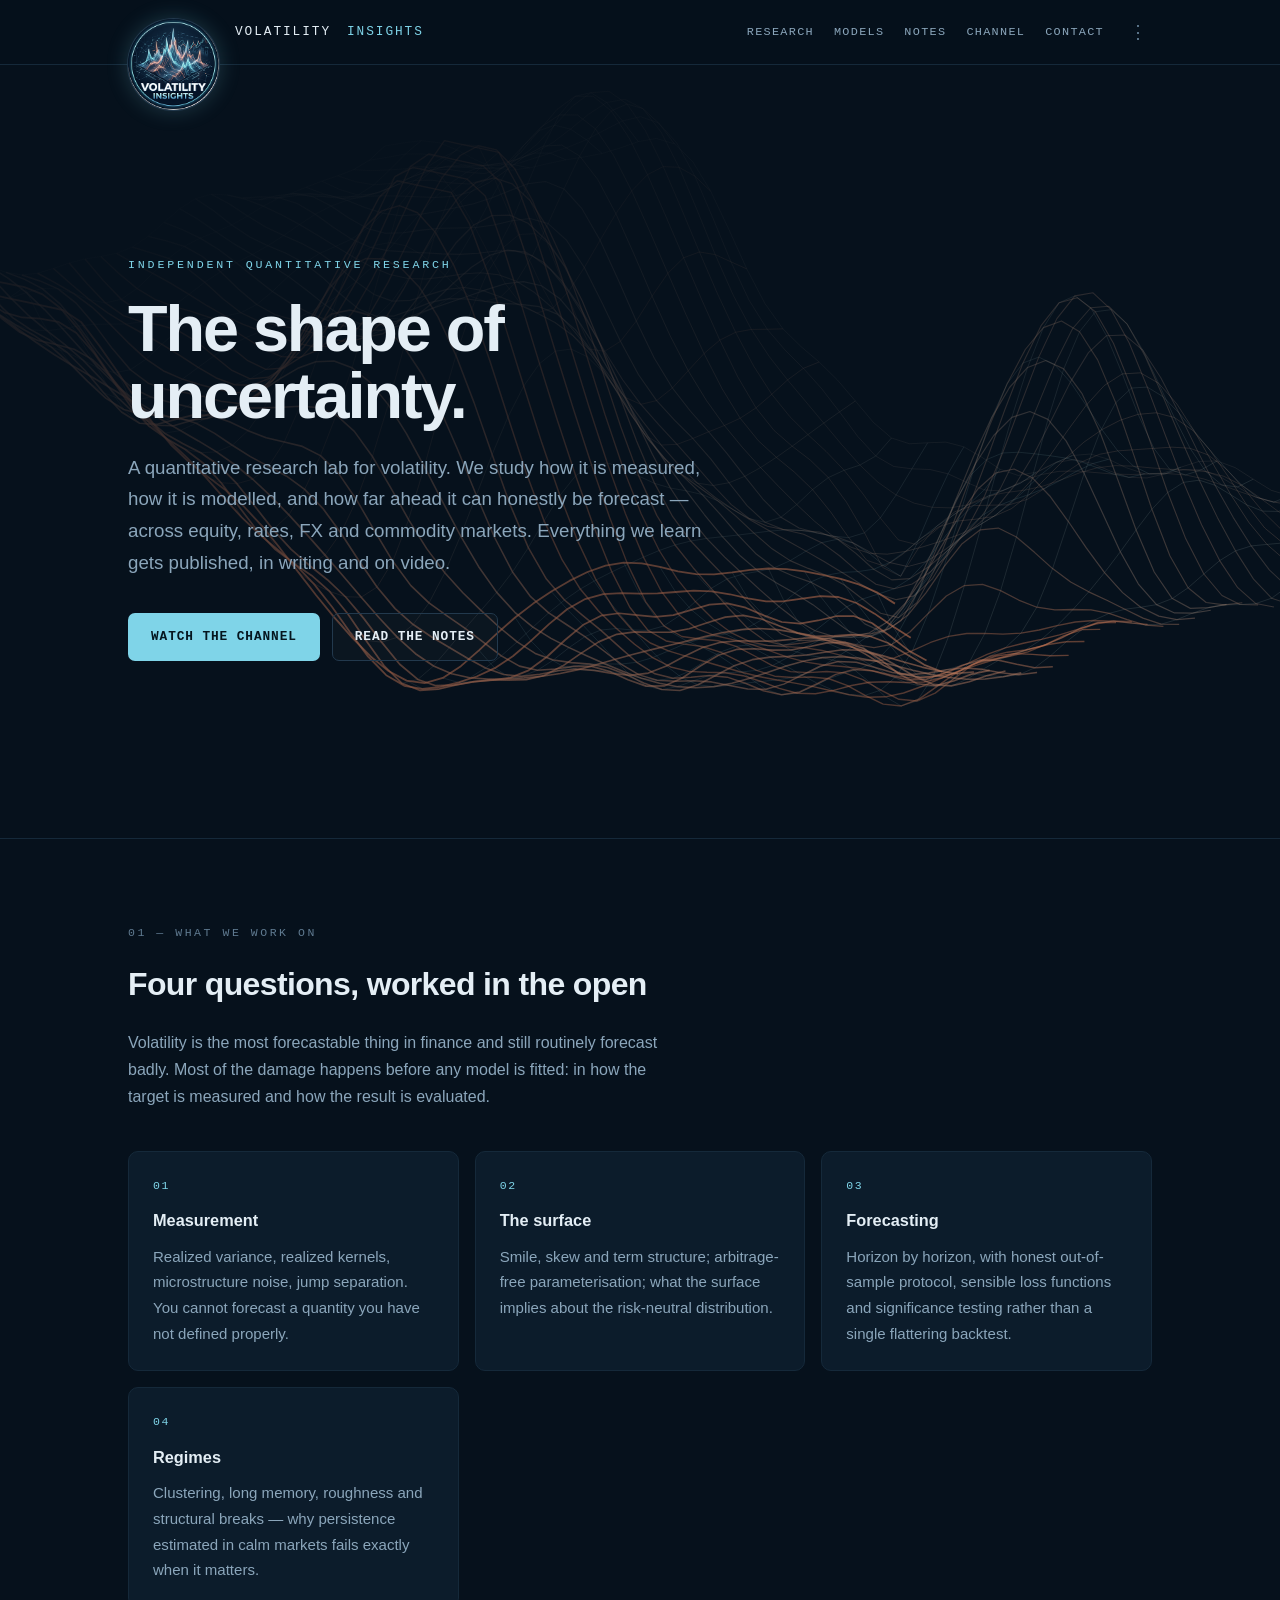
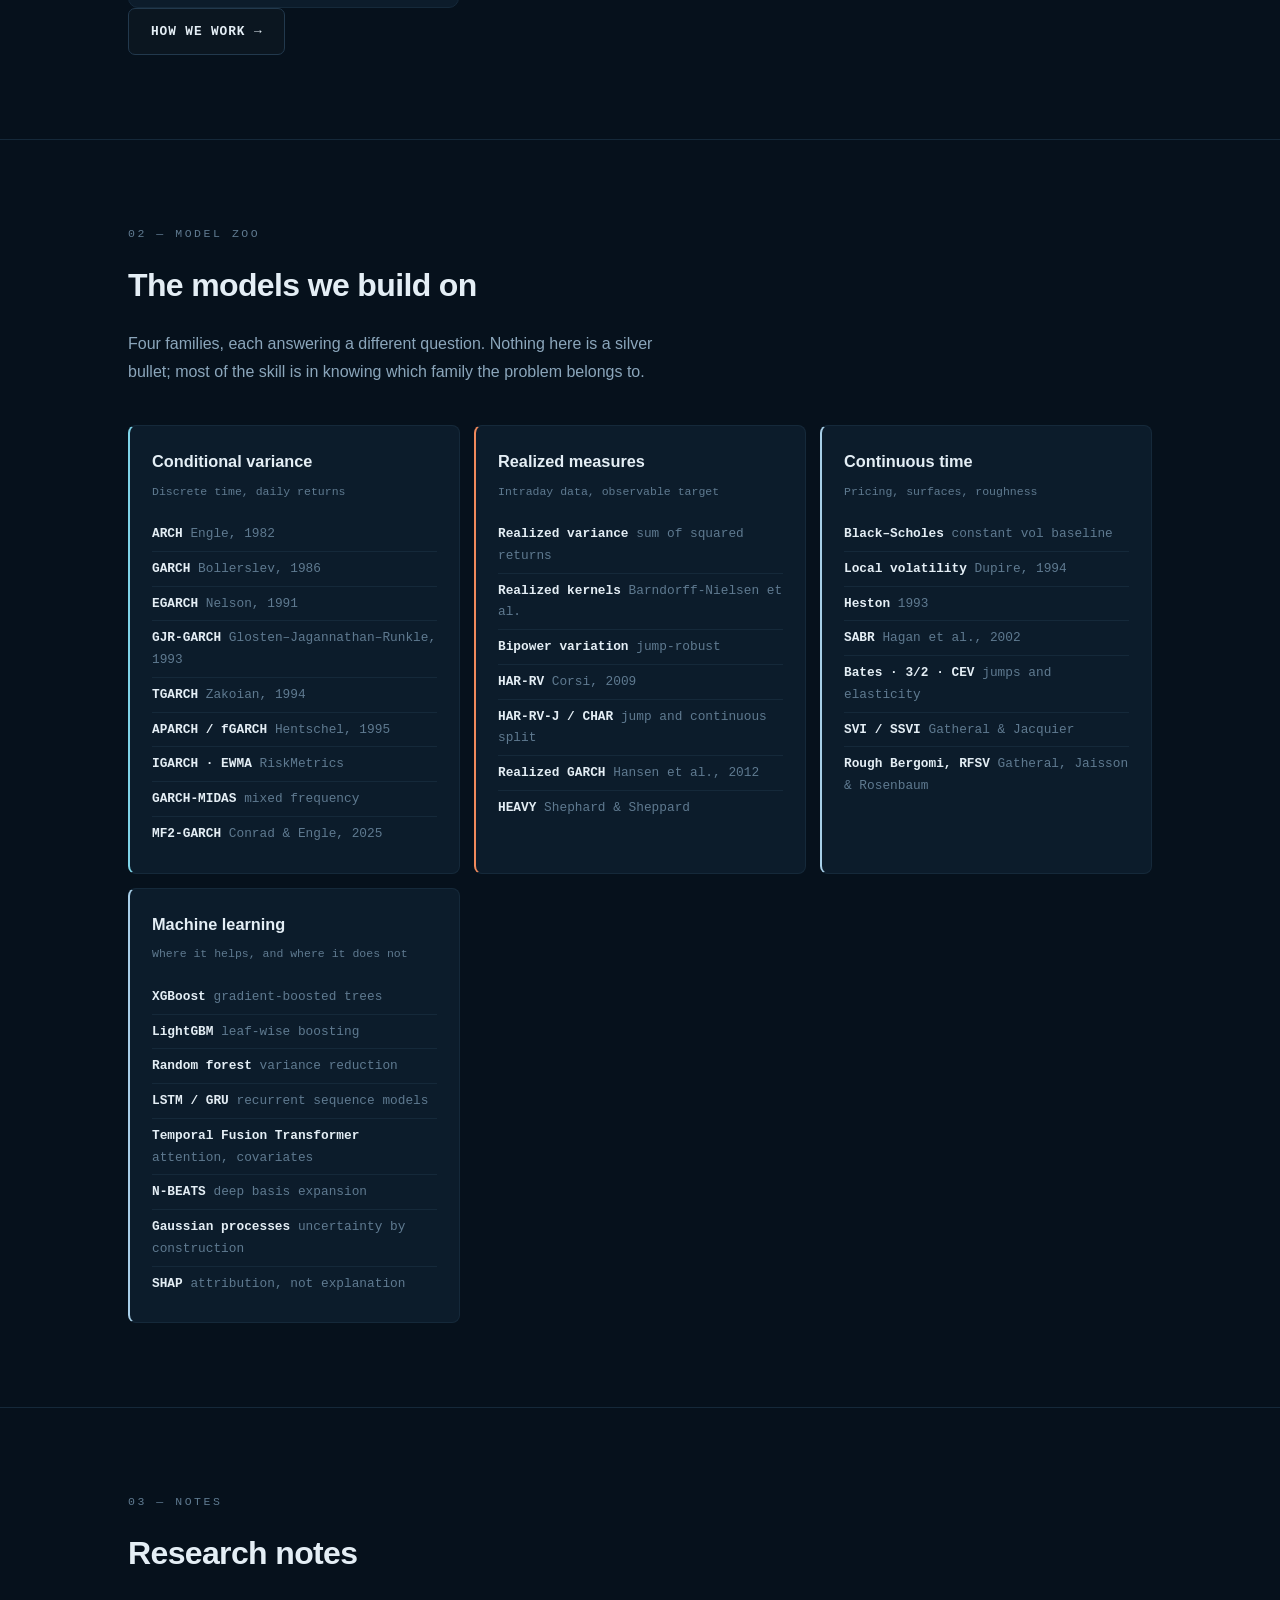
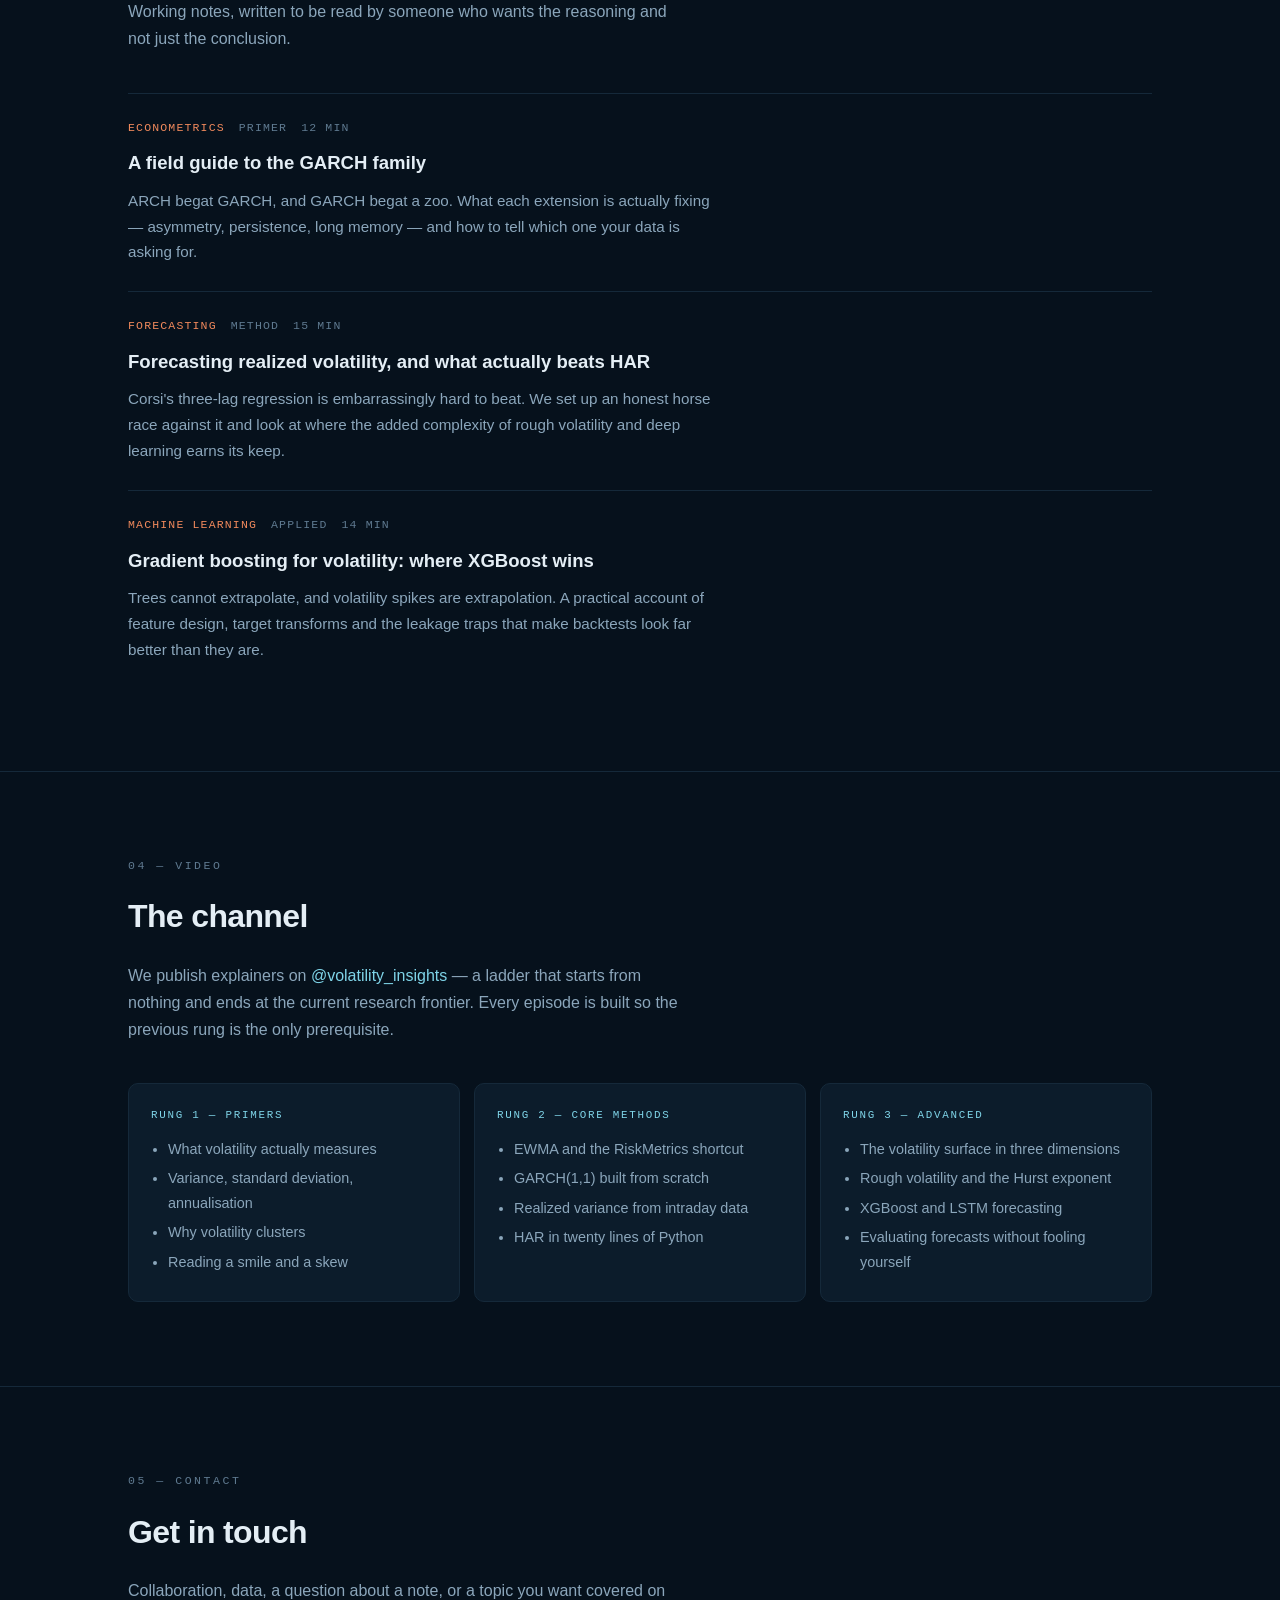
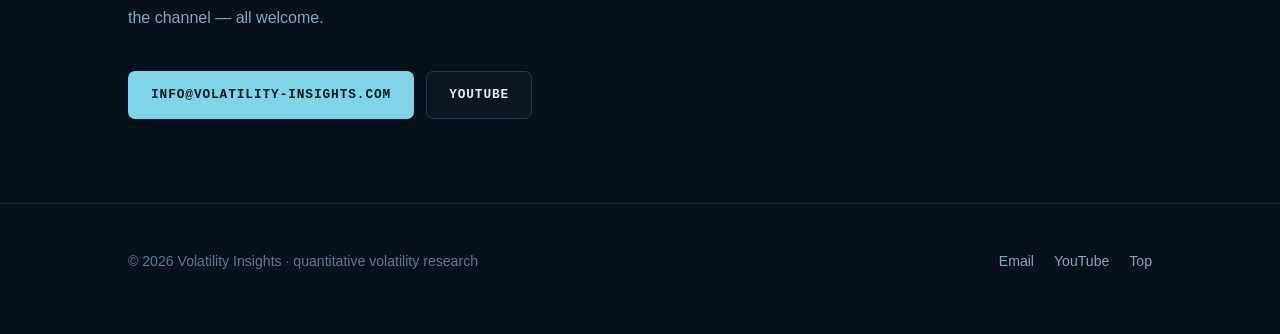
<file: index.html>
<!DOCTYPE html>
<html lang="en">
<head>
<meta charset="utf-8">
<meta name="viewport" content="width=device-width, initial-scale=1">
<meta name="google-site-verification" content="h1soedxiqqwFnQtsXUF8sAcOyIX8FKxX9-jmj7F7elQ">
<title>Volatility Insights &mdash; a quantitative research lab for volatility</title>
<meta name="description" content="An independent quantitative research lab studying how volatility is measured, modelled and forecast - from GARCH and HAR to rough volatility and gradient boosting.">
<link rel="canonical" href="https://volatility-insights.com/">
<meta property="og:title" content="Volatility Insights &mdash; quantitative volatility research">
<meta property="og:description" content="A quantitative research lab for volatility: measurement, surfaces, forecasting.">
<meta property="og:url" content="https://volatility-insights.com/">
<meta property="og:image" content="https://volatility-insights.com/logo.png">
<meta property="og:type" content="website">
<meta name="twitter:card" content="summary">
<link rel="icon" href="logo.png">
<link rel="apple-touch-icon" href="logo.png">
<link rel="stylesheet" href="style.css">
<meta name="robots" content="index, follow, max-image-preview:large">
<meta name="author" content="Volatility Insights">
<meta name="keywords" content="volatility research, quantitative research, implied volatility, realized volatility, volatility forecasting, GARCH, HAR model, rough volatility, SVI, Heston, SABR, XGBoost, LightGBM, machine learning finance">
<meta name="theme-color" content="#06111c">
<meta property="og:site_name" content="Volatility Insights">
<meta property="og:locale" content="en">
<meta property="og:image:alt" content="Volatility Insights logo">
<meta name="twitter:title" content="Volatility Insights &mdash; quantitative volatility research">
<meta name="twitter:description" content="A quantitative research lab for volatility: measurement, surfaces, forecasting.">
<meta name="twitter:image" content="https://volatility-insights.com/logo.png">
<script type="application/ld+json">
{
  "@context": "https://schema.org",
  "@graph": [
    {
      "@type": "Organization",
      "@id": "https://volatility-insights.com/#org",
      "name": "Volatility Insights",
      "url": "https://volatility-insights.com/",
      "logo": "https://volatility-insights.com/logo.png",
      "description": "An independent quantitative research lab studying how volatility is measured, modelled and forecast.",
      "email": "info@volatility-insights.com",
      "sameAs": [
        "https://www.youtube.com/@volatility_insights"
      ]
    },
    {
      "@type": "WebSite",
      "@id": "https://volatility-insights.com/#site",
      "name": "Volatility Insights",
      "url": "https://volatility-insights.com/",
      "publisher": {
        "@id": "https://volatility-insights.com/#org"
      },
      "inLanguage": "en"
    }
  ]
}
</script>
</head>
<body>

<header class="nav">
  <div class="wrap">
    <a class="brand" href="/"><img src="logo.png" alt="">Volatility <span>Insights</span></a>
    <nav>
      <a href="research/">Research</a>
      <a href="#models">Models</a>
      <a href="#notes">Notes</a>
      <a href="#channel">Channel</a>
      <a href="#contact">Contact</a>
      <details class="nav-more">
        <summary aria-label="More" title="More">&#8942;</summary>
        <div class="nav-menu">
          <a href="tools/vix-volatility-surface.html">VIX surface</a>
          <a href="tools/vxx-volatility-surface.html">VXX surface</a>
        </div>
      </details>
    </nav>
  </div>
</header>

<!-- ===== CONTENT: edit anything between here and the END marker ===== -->

<div class="hero">
  <canvas id="surface"></canvas>
  <div class="veil"></div>
  <div class="wrap">
    <p class="eyebrow">Independent quantitative research</p>
    <h1>The shape of<br>uncertainty.</h1>
    <p class="lead">
      A quantitative research lab for volatility. We study how it is measured, how
      it is modelled, and how far ahead it can honestly be forecast &mdash; across
      equity, rates, FX and commodity markets. Everything we learn gets
      published, in writing and on video.
    </p>
    <div class="actions">
      <a class="btn btn-primary" href="https://www.youtube.com/@volatility_insights" rel="noopener">Watch the channel</a>
      <a class="btn btn-ghost" href="#notes">Read the notes</a>
    </div>
  </div>
</div>

<section id="research">
  <div class="wrap">
    <p class="sec-label">01 &mdash; What we work on</p>
    <h2>Four questions, worked in the open</h2>
    <p class="sec-intro">
      Volatility is the most forecastable thing in finance and still routinely
      forecast badly. Most of the damage happens before any model is fitted:
      in how the target is measured and how the result is evaluated.
    </p>
    <div class="grid g2">
      <div class="card">
        <span class="num">01</span>
        <h3>Measurement</h3>
        <p>Realized variance, realized kernels, microstructure noise, jump separation.
           You cannot forecast a quantity you have not defined properly.</p>
      </div>
      <div class="card">
        <span class="num">02</span>
        <h3>The surface</h3>
        <p>Smile, skew and term structure; arbitrage-free parameterisation;
           what the surface implies about the risk-neutral distribution.</p>
      </div>
      <div class="card">
        <span class="num">03</span>
        <h3>Forecasting</h3>
        <p>Horizon by horizon, with honest out-of-sample protocol, sensible loss
           functions and significance testing rather than a single flattering backtest.</p>
      </div>
      <div class="card">
        <span class="num">04</span>
        <h3>Regimes</h3>
        <p>Clustering, long memory, roughness and structural breaks &mdash; why
           persistence estimated in calm markets fails exactly when it matters.</p>
      </div>
    </div>
    <div class="actions">
      <a class="btn btn-ghost" href="research/">How we work &rarr;</a>
    </div>
  </div>
</section>

<section id="models">
  <div class="wrap">
    <p class="sec-label">02 &mdash; Model zoo</p>
    <h2>The models we build on</h2>
    <p class="sec-intro">
      Four families, each answering a different question. Nothing here is a
      silver bullet; most of the skill is in knowing which family the problem belongs to.
    </p>
    <div class="zoo">

      <div class="fam">
        <h3>Conditional variance</h3>
        <p class="sub">Discrete time, daily returns</p>
        <ul>
          <li><b>ARCH</b> <i>Engle, 1982</i></li>
          <li><b>GARCH</b> <i>Bollerslev, 1986</i></li>
          <li><b>EGARCH</b> <i>Nelson, 1991</i></li>
          <li><b>GJR-GARCH</b> <i>Glosten&ndash;Jagannathan&ndash;Runkle, 1993</i></li>
          <li><b>TGARCH</b> <i>Zakoian, 1994</i></li>
          <li><b>APARCH / fGARCH</b> <i>Hentschel, 1995</i></li>
          <li><b>IGARCH &middot; EWMA</b> <i>RiskMetrics</i></li>
          <li><b>GARCH-MIDAS</b> <i>mixed frequency</i></li>
          <li><b>MF2-GARCH</b> <i>Conrad &amp; Engle, 2025</i></li>
        </ul>
      </div>

      <div class="fam">
        <h3>Realized measures</h3>
        <p class="sub">Intraday data, observable target</p>
        <ul>
          <li><b>Realized variance</b> <i>sum of squared returns</i></li>
          <li><b>Realized kernels</b> <i>Barndorff-Nielsen et al.</i></li>
          <li><b>Bipower variation</b> <i>jump-robust</i></li>
          <li><b>HAR-RV</b> <i>Corsi, 2009</i></li>
          <li><b>HAR-RV-J / CHAR</b> <i>jump and continuous split</i></li>
          <li><b>Realized GARCH</b> <i>Hansen et al., 2012</i></li>
          <li><b>HEAVY</b> <i>Shephard &amp; Sheppard</i></li>
        </ul>
      </div>

      <div class="fam">
        <h3>Continuous time</h3>
        <p class="sub">Pricing, surfaces, roughness</p>
        <ul>
          <li><b>Black&ndash;Scholes</b> <i>constant vol baseline</i></li>
          <li><b>Local volatility</b> <i>Dupire, 1994</i></li>
          <li><b>Heston</b> <i>1993</i></li>
          <li><b>SABR</b> <i>Hagan et al., 2002</i></li>
          <li><b>Bates &middot; 3/2 &middot; CEV</b> <i>jumps and elasticity</i></li>
          <li><b>SVI / SSVI</b> <i>Gatheral &amp; Jacquier</i></li>
          <li><b>Rough Bergomi, RFSV</b> <i>Gatheral, Jaisson &amp; Rosenbaum</i></li>
        </ul>
      </div>

      <div class="fam">
        <h3>Machine learning</h3>
        <p class="sub">Where it helps, and where it does not</p>
        <ul>
          <li><b>XGBoost</b> <i>gradient-boosted trees</i></li>
          <li><b>LightGBM</b> <i>leaf-wise boosting</i></li>
          <li><b>Random forest</b> <i>variance reduction</i></li>
          <li><b>LSTM / GRU</b> <i>recurrent sequence models</i></li>
          <li><b>Temporal Fusion Transformer</b> <i>attention, covariates</i></li>
          <li><b>N-BEATS</b> <i>deep basis expansion</i></li>
          <li><b>Gaussian processes</b> <i>uncertainty by construction</i></li>
          <li><b>SHAP</b> <i>attribution, not explanation</i></li>
        </ul>
      </div>

    </div>
  </div>
</section>

<section id="notes">
  <div class="wrap">
    <p class="sec-label">03 &mdash; Notes</p>
    <h2>Research notes</h2>
    <p class="sec-intro">
      Working notes, written to be read by someone who wants the reasoning and
      not just the conclusion.
    </p>
    <div class="notes">

      <a class="note" href="notes/garch-family/">
        <div class="note-meta"><span class="tag">Econometrics</span><span>Primer</span><span>12 min</span></div>
        <h3>A field guide to the GARCH family</h3>
        <p>ARCH begat GARCH, and GARCH begat a zoo. What each extension is actually
           fixing &mdash; asymmetry, persistence, long memory &mdash; and how to tell
           which one your data is asking for.</p>
      </a>

      <a class="note" href="notes/forecasting-realized-volatility/">
        <div class="note-meta"><span class="tag">Forecasting</span><span>Method</span><span>15 min</span></div>
        <h3>Forecasting realized volatility, and what actually beats HAR</h3>
        <p>Corsi's three-lag regression is embarrassingly hard to beat. We set up an
           honest horse race against it and look at where the added complexity of
           rough volatility and deep learning earns its keep.</p>
      </a>

      <a class="note" href="notes/gradient-boosting-volatility/">
        <div class="note-meta"><span class="tag">Machine learning</span><span>Applied</span><span>14 min</span></div>
        <h3>Gradient boosting for volatility: where XGBoost wins</h3>
        <p>Trees cannot extrapolate, and volatility spikes are extrapolation. A
           practical account of feature design, target transforms and the leakage
           traps that make backtests look far better than they are.</p>
      </a>

    </div>
  </div>
</section>

<section id="channel">
  <div class="wrap">
    <p class="sec-label">04 &mdash; Video</p>
    <h2>The channel</h2>
    <p class="sec-intro">
      We publish explainers on
      <a href="https://www.youtube.com/@volatility_insights" rel="noopener">@volatility_insights</a>
      &mdash; a ladder that starts from nothing and ends at the current research frontier.
      Every episode is built so the previous rung is the only prerequisite.
    </p>
    <div class="yt-track">
      <div class="rung">
        <span class="level">Rung 1 &mdash; Primers</span>
        <ul>
          <li>What volatility actually measures</li>
          <li>Variance, standard deviation, annualisation</li>
          <li>Why volatility clusters</li>
          <li>Reading a smile and a skew</li>
        </ul>
      </div>
      <div class="rung">
        <span class="level">Rung 2 &mdash; Core methods</span>
        <ul>
          <li>EWMA and the RiskMetrics shortcut</li>
          <li>GARCH(1,1) built from scratch</li>
          <li>Realized variance from intraday data</li>
          <li>HAR in twenty lines of Python</li>
        </ul>
      </div>
      <div class="rung">
        <span class="level">Rung 3 &mdash; Advanced</span>
        <ul>
          <li>The volatility surface in three dimensions</li>
          <li>Rough volatility and the Hurst exponent</li>
          <li>XGBoost and LSTM forecasting</li>
          <li>Evaluating forecasts without fooling yourself</li>
        </ul>
      </div>
    </div>
  </div>
</section>

<section id="contact">
  <div class="wrap">
    <p class="sec-label">05 &mdash; Contact</p>
    <h2>Get in touch</h2>
    <p class="sec-intro">
      Collaboration, data, a question about a note, or a topic you want covered
      on the channel &mdash; all welcome.
    </p>
    <div class="actions">
      <a class="btn btn-primary" href="mailto:info@volatility-insights.com">info@volatility-insights.com</a>
      <a class="btn btn-ghost" href="https://www.youtube.com/@volatility_insights" rel="noopener">YouTube</a>
    </div>
  </div>
</section>

<!-- ===== END CONTENT ===== -->

<footer>
  <div class="wrap">
    <span>&copy; 2026 Volatility Insights &middot; quantitative volatility research</span>
    <span class="links">
      <a href="mailto:info@volatility-insights.com">Email</a>
      <a href="https://www.youtube.com/@volatility_insights" rel="noopener">YouTube</a>
      <a href="#research">Top</a>
    </span>
  </div>
</footer>

<script src="surface.js"></script>
</body>
</html>
</file>
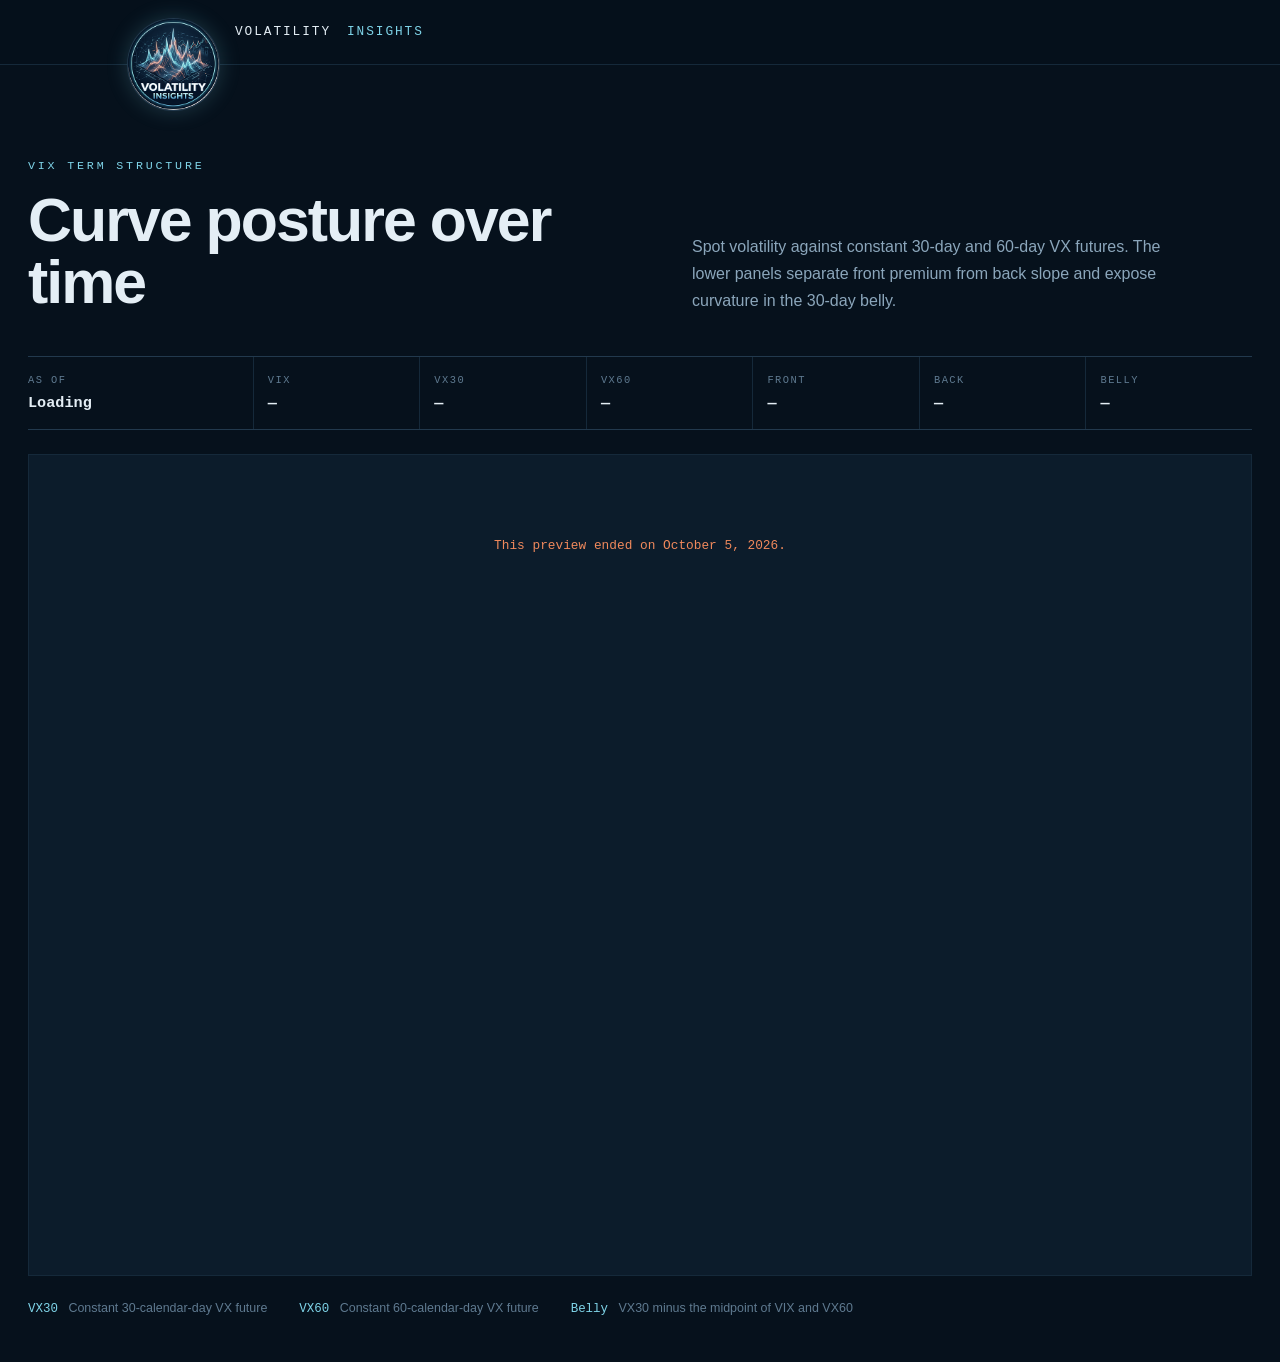
<file: curveposture/index.html>
<!DOCTYPE html>
<html lang="en">
<head>
<meta charset="utf-8">
<meta name="viewport" content="width=device-width, initial-scale=1">
<title>VIX curve posture &mdash; Volatility Insights</title>
<meta name="description" content="Interactive VIX, VX30 and VX60 term-structure history.">
<meta name="robots" content="noindex, nofollow, noarchive, nosnippet">
<meta name="googlebot" content="noindex, nofollow, noarchive, nosnippet">
<link rel="icon" href="../logo.png">
<link rel="apple-touch-icon" href="../logo.png">
<link rel="stylesheet" href="../style.css">
<meta name="theme-color" content="#06111c">
<script src="https://cdn.plot.ly/plotly-4.1.1.min.js" charset="utf-8"></script>
</head>
<body>

<header class="nav">
  <div class="wrap">
    <a class="brand" href="../"><img src="../logo.png" alt="">Volatility <span>Insights</span></a>
  </div>
</header>

<main class="curve-page">
  <div class="curve-heading wrap-wide">
    <div>
      <p class="eyebrow">VIX term structure</p>
      <h1>Curve posture over time</h1>
    </div>
    <p class="curve-dek">
      Spot volatility against constant 30-day and 60-day VX futures.
      The lower panels separate front premium from back slope and expose
      curvature in the 30-day belly.
    </p>
  </div>

  <div class="curve-stats wrap-wide" aria-label="Latest curve readings">
    <div><span>As of</span><strong id="as-of">Loading</strong></div>
    <div><span>VIX</span><strong id="stat-vix">&mdash;</strong></div>
    <div><span>VX30</span><strong id="stat-vx30">&mdash;</strong></div>
    <div><span>VX60</span><strong id="stat-vx60">&mdash;</strong></div>
    <div><span>Front</span><strong id="stat-front">&mdash;</strong></div>
    <div><span>Back</span><strong id="stat-back">&mdash;</strong></div>
    <div><span>Belly</span><strong id="stat-belly">&mdash;</strong></div>
  </div>

  <div class="curve-stage wrap-wide">
    <div id="curve-chart" role="img" aria-label="Interactive history of VIX, VX30 and VX60 curve posture">
      <p class="chart-loading">Loading curve history&hellip;</p>
    </div>
    <noscript><p class="chart-error">JavaScript is required to draw the interactive chart.</p></noscript>
  </div>

  <div class="curve-method wrap-wide">
    <p><span>VX30</span> Constant 30-calendar-day VX future</p>
    <p><span>VX60</span> Constant 60-calendar-day VX future</p>
    <p><span>Belly</span> VX30 minus the midpoint of VIX and VX60</p>
  </div>
</main>

<script src="chart.js"></script>
</body>
</html>
</file>
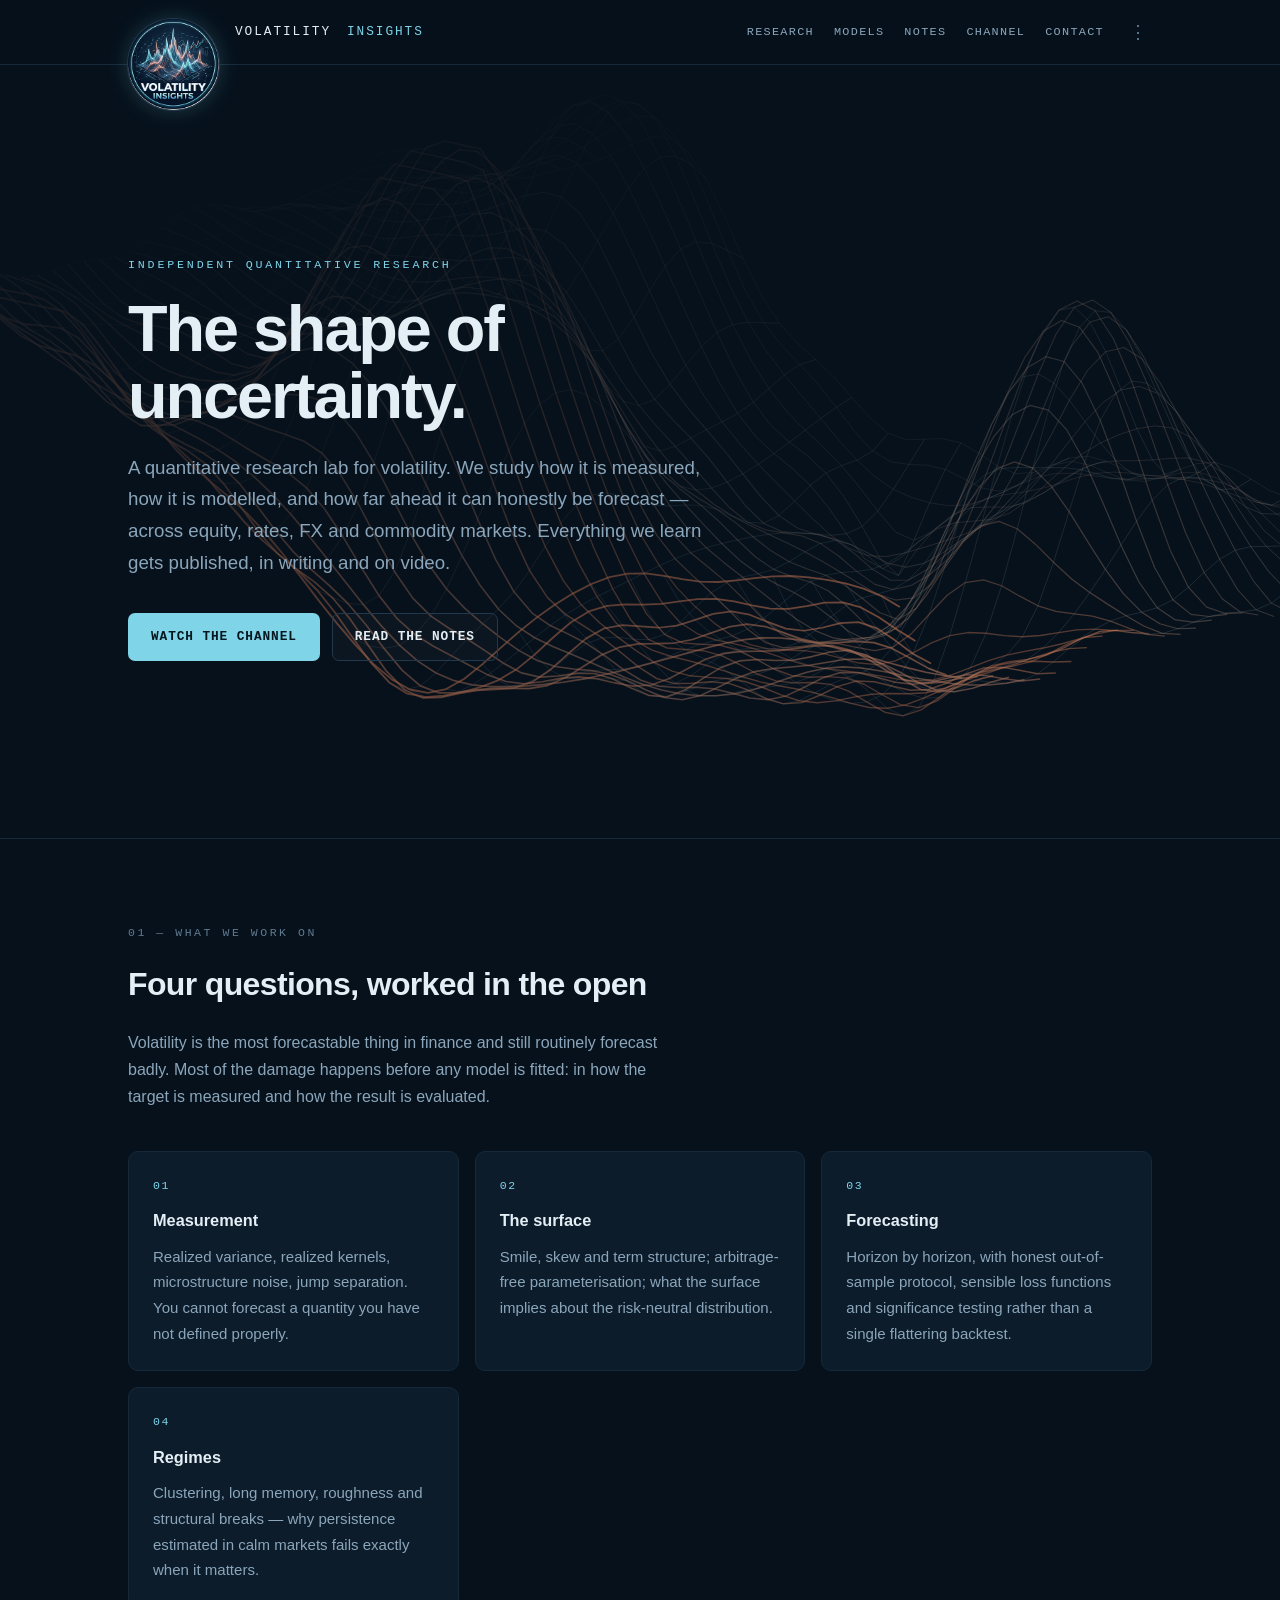
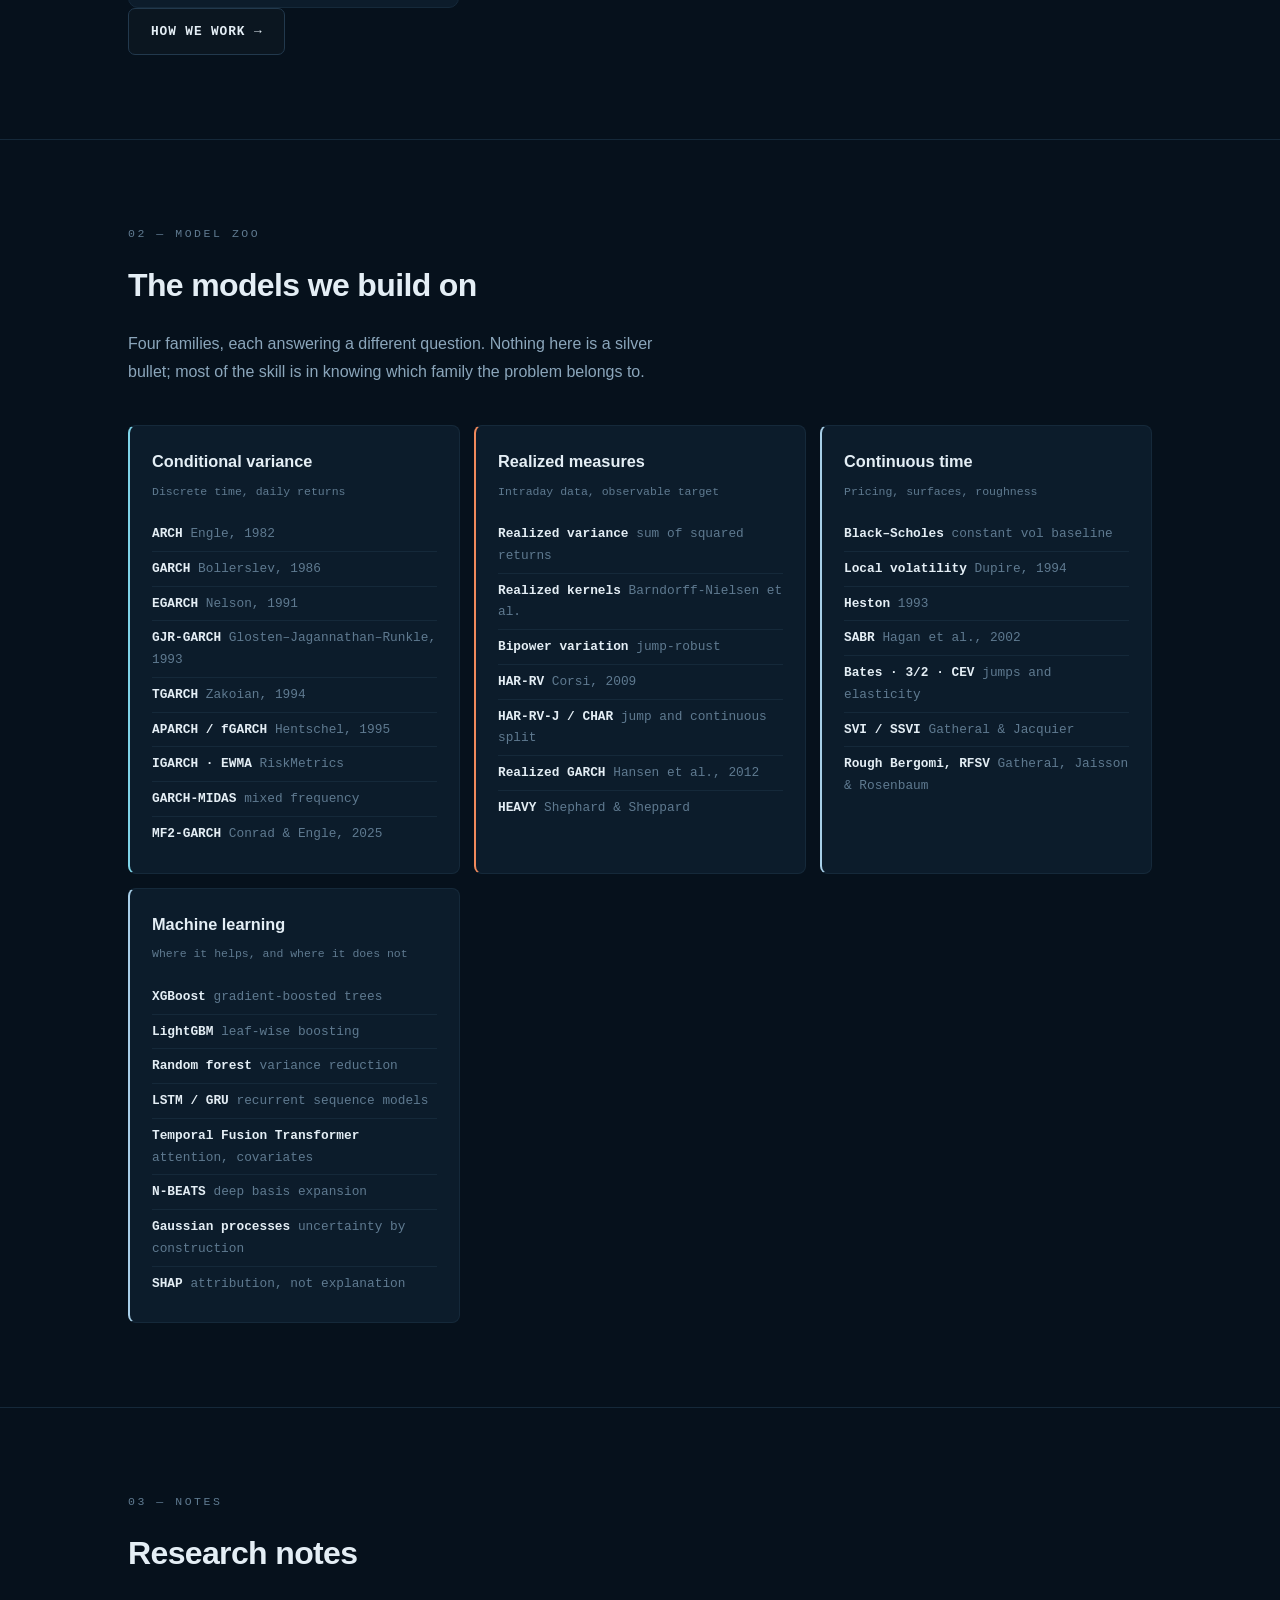
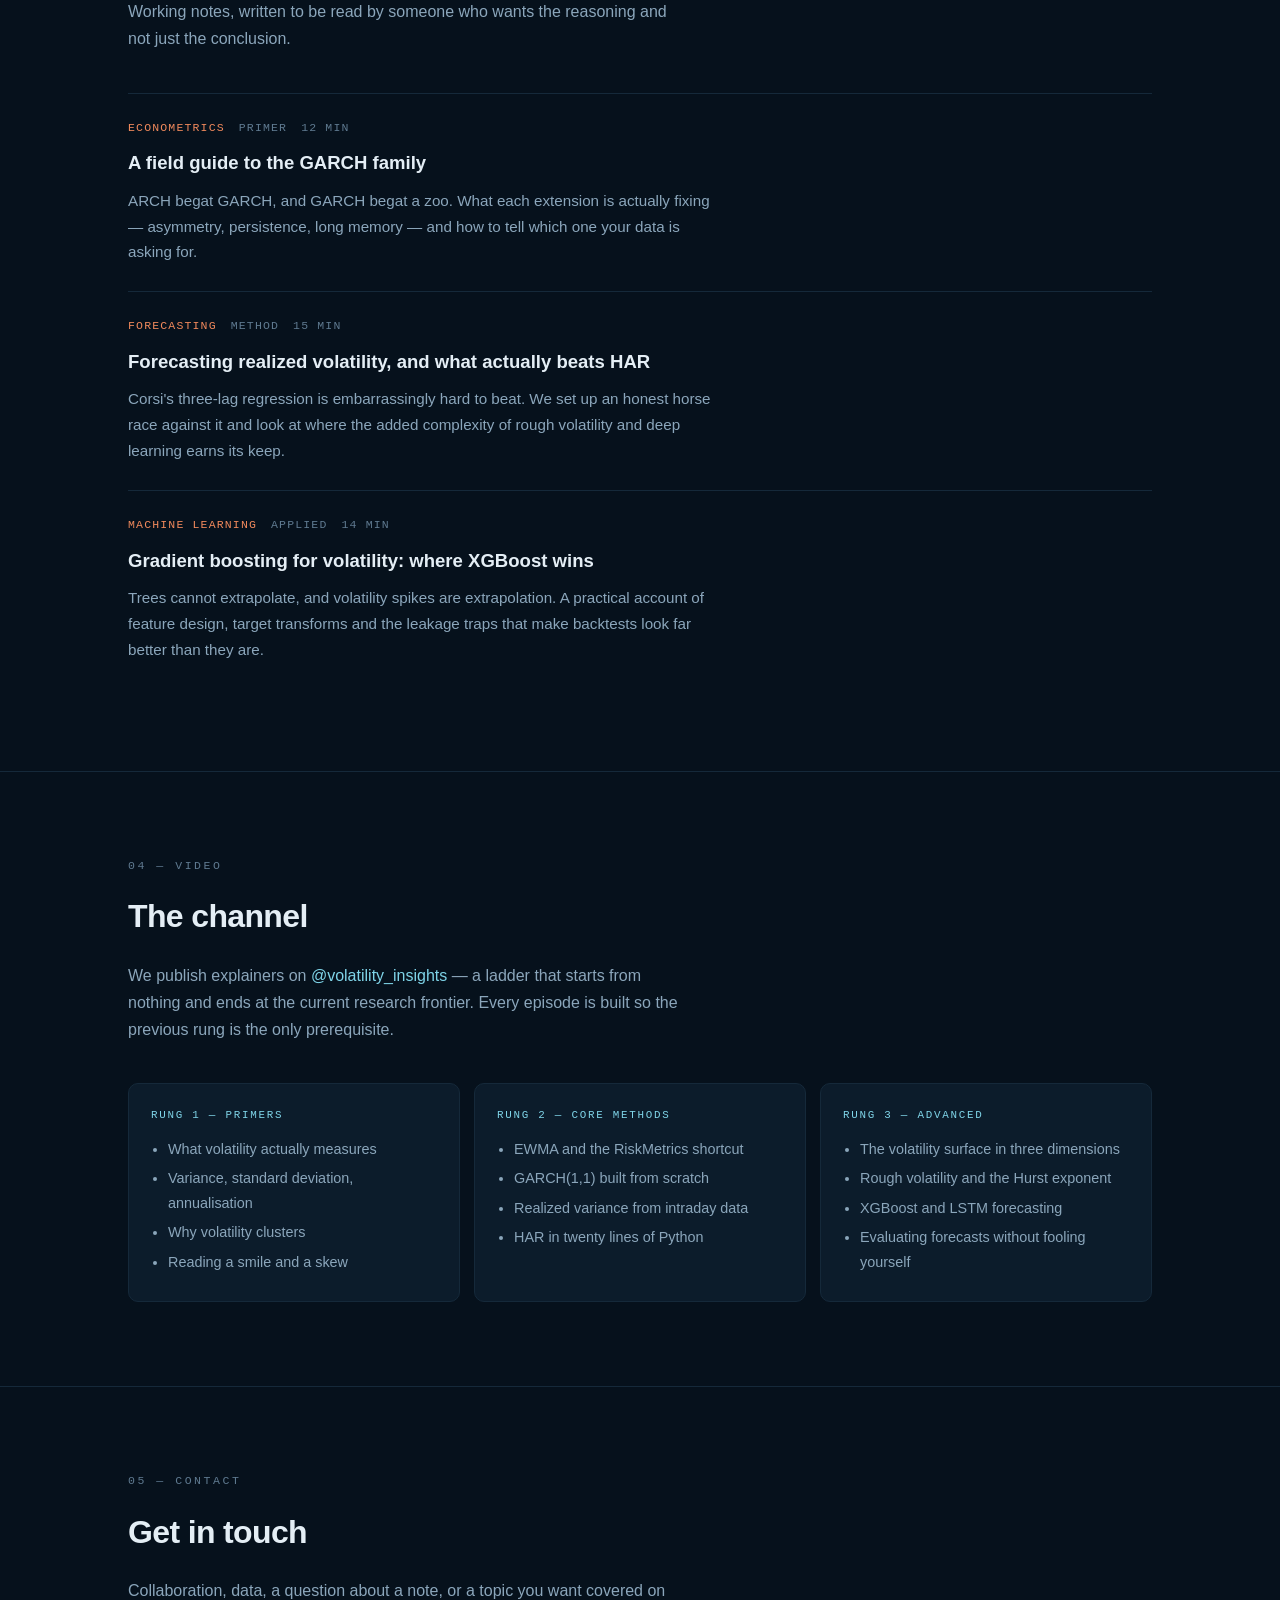
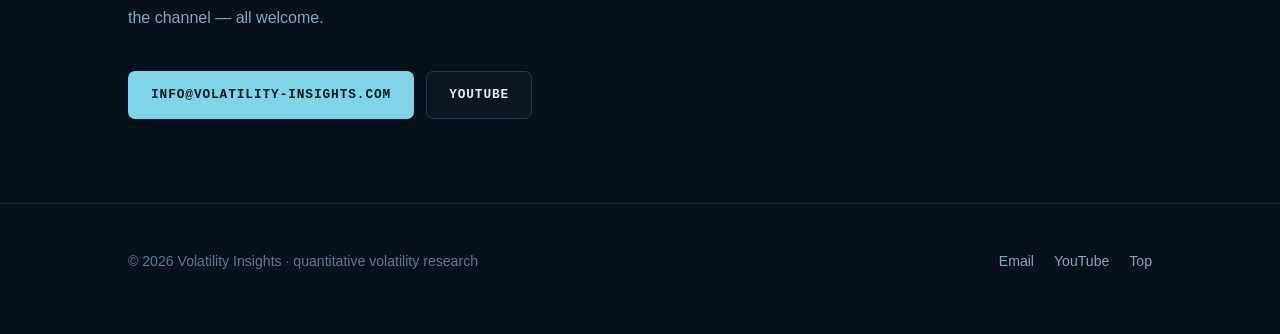
<file: notes/index.html>
<!DOCTYPE html>
<html lang="en">
<head>
<meta charset="utf-8">
<title>Research notes &mdash; Volatility Insights</title>
<meta name="robots" content="noindex">
<link rel="canonical" href="https://volatility-insights.com/#notes">
<meta http-equiv="refresh" content="0; url=/#notes">
<link rel="icon" href="/logo.png">
<link rel="stylesheet" href="/style.css">
</head>
<body>
<article class="article">
  <div class="wrap">
    <p>Redirecting to the <a href="/#notes">research notes</a>.</p>
  </div>
</article>
</body>
</html>
</file>
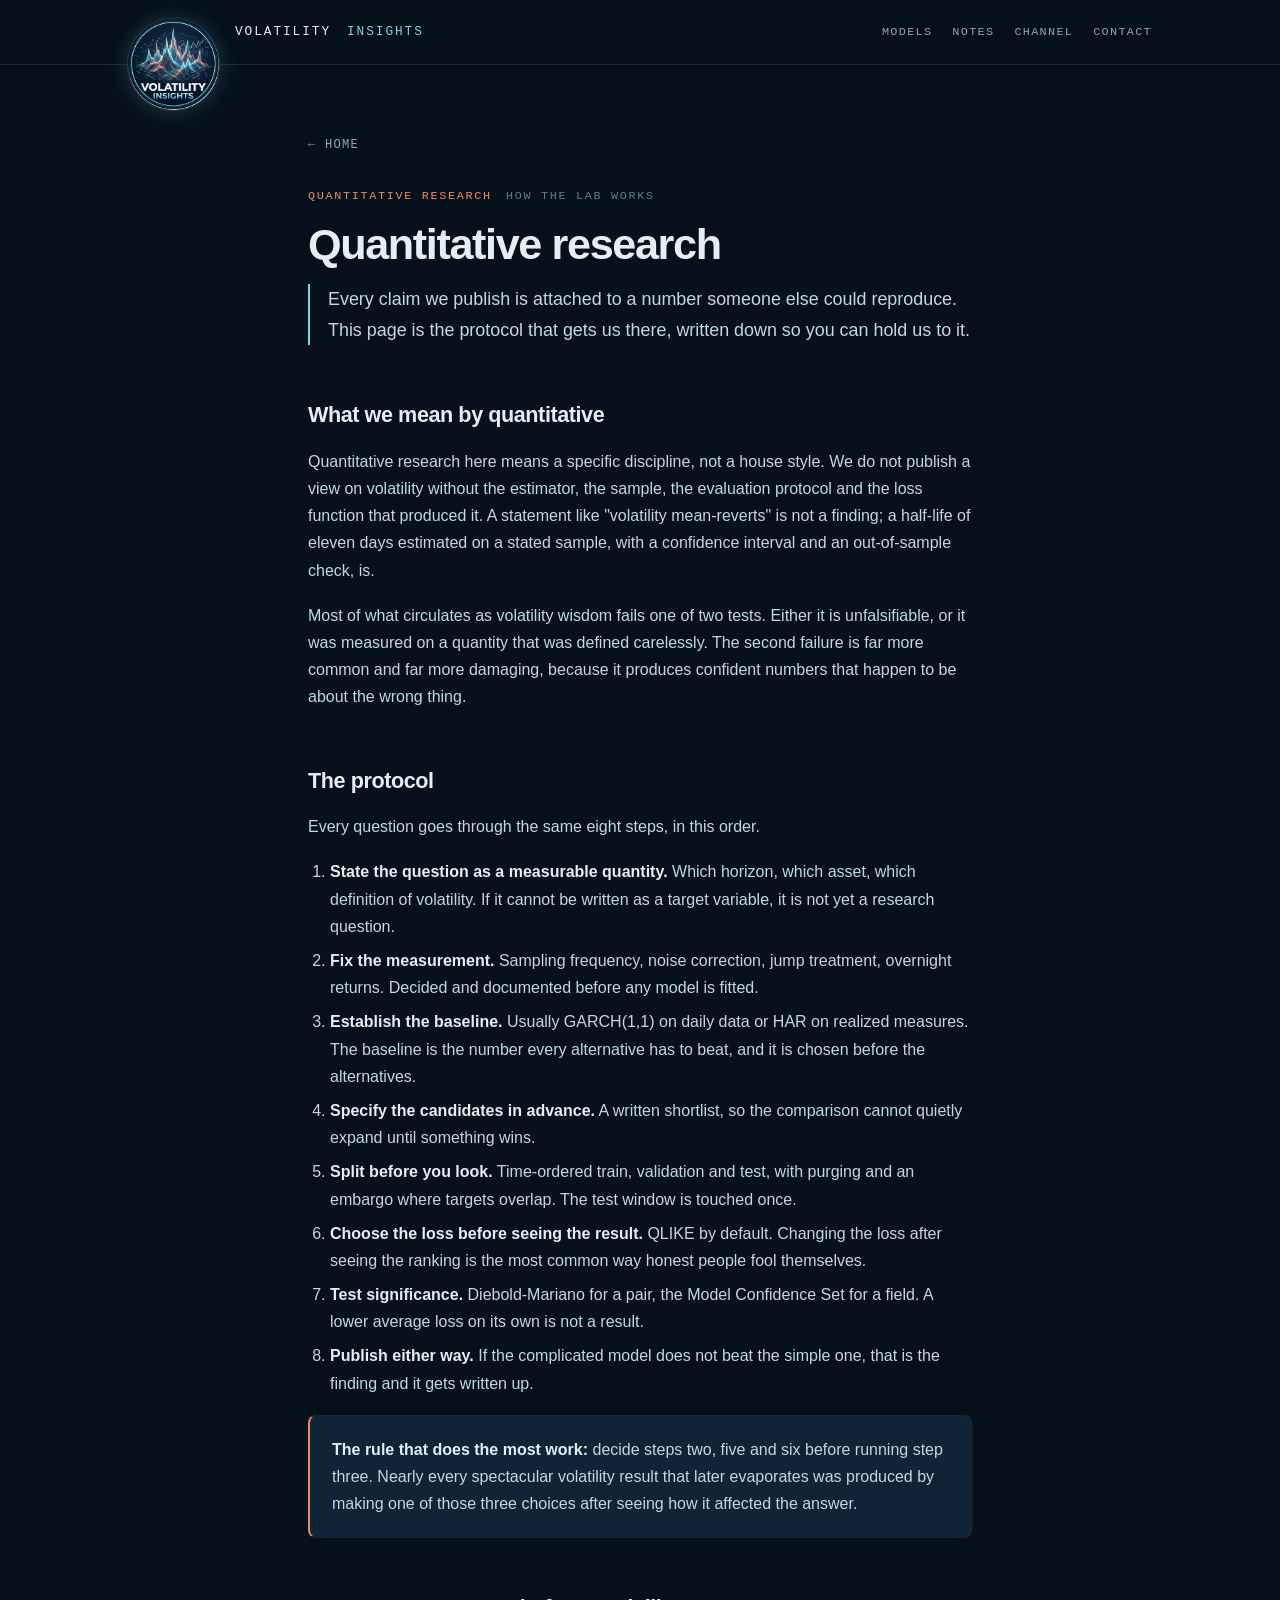
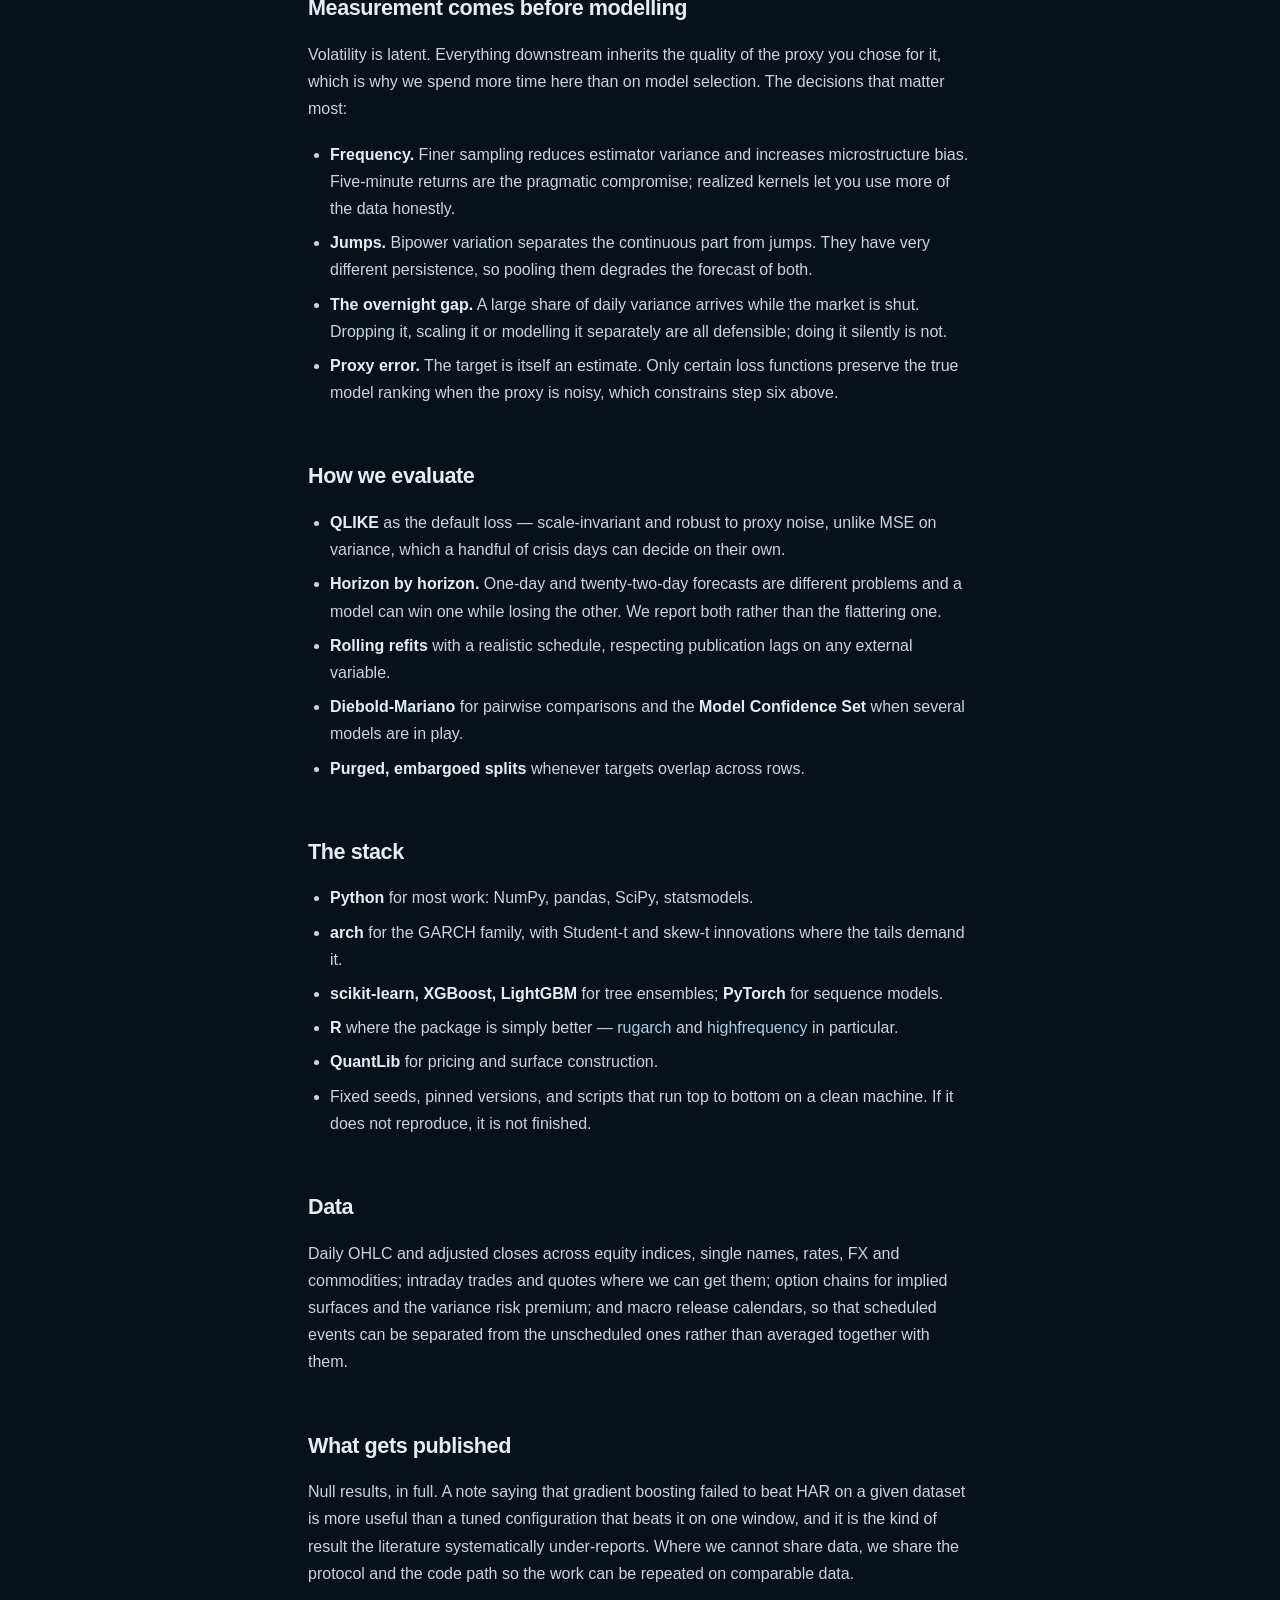
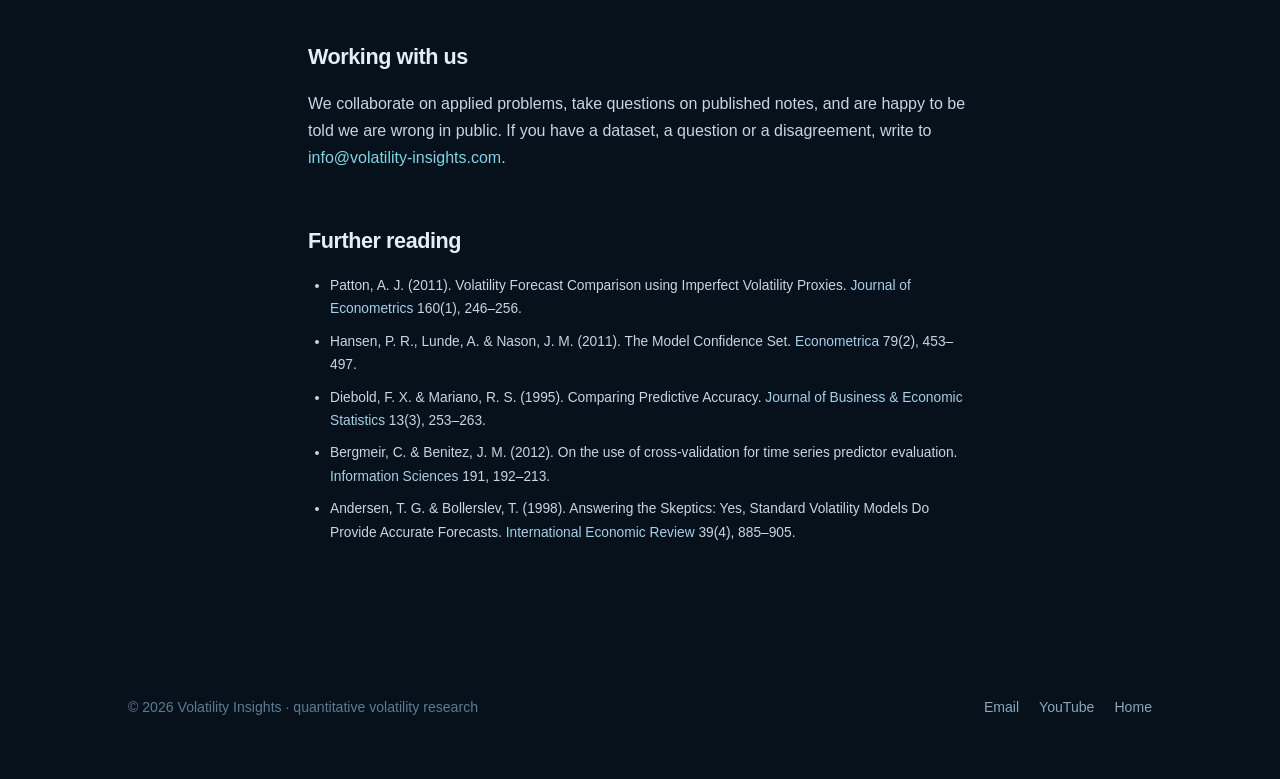
<file: research/index.html>
<!DOCTYPE html>
<html lang="en">
<head>
<meta charset="utf-8">
<meta name="viewport" content="width=device-width, initial-scale=1">
<title>Quantitative research &mdash; Volatility Insights</title>
<meta name="description" content="How the lab works: the protocol every volatility question goes through before anything gets published - measurement, baselines, out-of-sample evaluation and significance testing.">
<link rel="canonical" href="https://volatility-insights.com/research/">
<meta property="og:title" content="Quantitative research at Volatility Insights">
<meta property="og:description" content="The protocol every volatility question goes through before anything gets published.">
<meta property="og:image" content="https://volatility-insights.com/logo.png">
<link rel="icon" href="../logo.png">
<link rel="stylesheet" href="../style.css">
<meta name="robots" content="index, follow, max-image-preview:large">
<meta name="author" content="Volatility Insights">
<meta name="keywords" content="quantitative volatility research, research protocol, out-of-sample evaluation, QLIKE, Diebold-Mariano, model confidence set, volatility backtesting">
<meta name="theme-color" content="#06111c">
<meta property="og:site_name" content="Volatility Insights">
<meta property="og:locale" content="en">
<meta property="og:url" content="https://volatility-insights.com/research/">
<meta property="og:type" content="article">
<meta property="og:image:alt" content="Volatility Insights logo">
<meta name="twitter:card" content="summary">
<meta name="twitter:title" content="Quantitative research at Volatility Insights">
<meta name="twitter:description" content="The protocol every volatility question goes through before anything gets published.">
<meta name="twitter:image" content="https://volatility-insights.com/logo.png">
<script type="application/ld+json">
{
  "@type": "WebPage",
  "url": "https://volatility-insights.com/research/",
  "name": "Quantitative research at Volatility Insights",
  "description": "The protocol every volatility question goes through before anything gets published.",
  "isPartOf": {
    "@id": "https://volatility-insights.com/#site"
  },
  "publisher": {
    "@id": "https://volatility-insights.com/#org"
  },
  "inLanguage": "en",
  "@context": "https://schema.org"
}
</script>
</head>
<body>

<header class="nav">
  <div class="wrap">
    <a class="brand" href="../"><img src="../logo.png" alt="">Volatility <span>Insights</span></a>
    <nav>
      <a href="../#models">Models</a>
      <a href="../#notes">Notes</a>
      <a href="../#channel">Channel</a>
      <a href="../#contact">Contact</a>
    </nav>
  </div>
</header>

<article class="article">
  <div class="wrap">
    <a class="back" href="../">&larr; Home</a>
    <div class="kicker"><span class="tag">Quantitative research</span><span>How the lab works</span></div>
    <h1>Quantitative research</h1>
    <p class="standfirst">
      Every claim we publish is attached to a number someone else could reproduce.
      This page is the protocol that gets us there, written down so you can hold
      us to it.
    </p>

    <h2>What we mean by quantitative</h2>
    <p>
      Quantitative research here means a specific discipline, not a house style.
      We do not publish a view on volatility without the estimator, the sample,
      the evaluation protocol and the loss function that produced it. A statement
      like "volatility mean-reverts" is not a finding; a half-life of eleven days
      estimated on a stated sample, with a confidence interval and an
      out-of-sample check, is.
    </p>
    <p>
      Most of what circulates as volatility wisdom fails one of two tests. Either
      it is unfalsifiable, or it was measured on a quantity that was defined
      carelessly. The second failure is far more common and far more damaging,
      because it produces confident numbers that happen to be about the wrong
      thing.
    </p>

    <h2>The protocol</h2>
    <p>Every question goes through the same eight steps, in this order.</p>
    <ol>
      <li><strong>State the question as a measurable quantity.</strong> Which
          horizon, which asset, which definition of volatility. If it cannot be
          written as a target variable, it is not yet a research question.</li>
      <li><strong>Fix the measurement.</strong> Sampling frequency, noise
          correction, jump treatment, overnight returns. Decided and documented
          before any model is fitted.</li>
      <li><strong>Establish the baseline.</strong> Usually GARCH(1,1) on daily
          data or HAR on realized measures. The baseline is the number every
          alternative has to beat, and it is chosen before the alternatives.</li>
      <li><strong>Specify the candidates in advance.</strong> A written shortlist,
          so the comparison cannot quietly expand until something wins.</li>
      <li><strong>Split before you look.</strong> Time-ordered train, validation
          and test, with purging and an embargo where targets overlap. The test
          window is touched once.</li>
      <li><strong>Choose the loss before seeing the result.</strong> QLIKE by
          default. Changing the loss after seeing the ranking is the most common
          way honest people fool themselves.</li>
      <li><strong>Test significance.</strong> Diebold-Mariano for a pair, the
          Model Confidence Set for a field. A lower average loss on its own is
          not a result.</li>
      <li><strong>Publish either way.</strong> If the complicated model does not
          beat the simple one, that is the finding and it gets written up.</li>
    </ol>
    <div class="callout">
      <p>
        <strong>The rule that does the most work:</strong> decide steps two, five
        and six before running step three. Nearly every spectacular volatility
        result that later evaporates was produced by making one of those three
        choices after seeing how it affected the answer.
      </p>
    </div>

    <h2>Measurement comes before modelling</h2>
    <p>
      Volatility is latent. Everything downstream inherits the quality of the
      proxy you chose for it, which is why we spend more time here than on model
      selection. The decisions that matter most:
    </p>
    <ul>
      <li><strong>Frequency.</strong> Finer sampling reduces estimator variance
          and increases microstructure bias. Five-minute returns are the pragmatic
          compromise; realized kernels let you use more of the data honestly.</li>
      <li><strong>Jumps.</strong> Bipower variation separates the continuous part
          from jumps. They have very different persistence, so pooling them
          degrades the forecast of both.</li>
      <li><strong>The overnight gap.</strong> A large share of daily variance
          arrives while the market is shut. Dropping it, scaling it or modelling
          it separately are all defensible; doing it silently is not.</li>
      <li><strong>Proxy error.</strong> The target is itself an estimate. Only
          certain loss functions preserve the true model ranking when the proxy is
          noisy, which constrains step six above.</li>
    </ul>

    <h2>How we evaluate</h2>
    <ul>
      <li><strong>QLIKE</strong> as the default loss &mdash; scale-invariant and
          robust to proxy noise, unlike MSE on variance, which a handful of crisis
          days can decide on their own.</li>
      <li><strong>Horizon by horizon.</strong> One-day and twenty-two-day
          forecasts are different problems and a model can win one while losing
          the other. We report both rather than the flattering one.</li>
      <li><strong>Rolling refits</strong> with a realistic schedule, respecting
          publication lags on any external variable.</li>
      <li><strong>Diebold-Mariano</strong> for pairwise comparisons and the
          <strong>Model Confidence Set</strong> when several models are in play.</li>
      <li><strong>Purged, embargoed splits</strong> whenever targets overlap
          across rows.</li>
    </ul>

    <h2>The stack</h2>
    <ul>
      <li><strong>Python</strong> for most work: NumPy, pandas, SciPy, statsmodels.</li>
      <li><strong>arch</strong> for the GARCH family, with Student-t and skew-t
          innovations where the tails demand it.</li>
      <li><strong>scikit-learn, XGBoost, LightGBM</strong> for tree ensembles;
          <strong>PyTorch</strong> for sequence models.</li>
      <li><strong>R</strong> where the package is simply better &mdash;
          <em>rugarch</em> and <em>highfrequency</em> in particular.</li>
      <li><strong>QuantLib</strong> for pricing and surface construction.</li>
      <li>Fixed seeds, pinned versions, and scripts that run top to bottom on a
          clean machine. If it does not reproduce, it is not finished.</li>
    </ul>

    <h2>Data</h2>
    <p>
      Daily OHLC and adjusted closes across equity indices, single names, rates,
      FX and commodities; intraday trades and quotes where we can get them;
      option chains for implied surfaces and the variance risk premium; and macro
      release calendars, so that scheduled events can be separated from the
      unscheduled ones rather than averaged together with them.
    </p>

    <h2>What gets published</h2>
    <p>
      Null results, in full. A note saying that gradient boosting failed to beat
      HAR on a given dataset is more useful than a tuned configuration that beats
      it on one window, and it is the kind of result the literature
      systematically under-reports. Where we cannot share data, we share the
      protocol and the code path so the work can be repeated on comparable data.
    </p>

    <h2>Working with us</h2>
    <p>
      We collaborate on applied problems, take questions on published notes, and
      are happy to be told we are wrong in public. If you have a dataset, a
      question or a disagreement, write to
      <a href="mailto:info@volatility-insights.com">info@volatility-insights.com</a>.
    </p>

    <h2>Further reading</h2>
    <ul class="refs">
      <li>Patton, A. J. (2011). Volatility Forecast Comparison using Imperfect Volatility Proxies. <em>Journal of Econometrics</em> 160(1), 246&ndash;256.</li>
      <li>Hansen, P. R., Lunde, A. &amp; Nason, J. M. (2011). The Model Confidence Set. <em>Econometrica</em> 79(2), 453&ndash;497.</li>
      <li>Diebold, F. X. &amp; Mariano, R. S. (1995). Comparing Predictive Accuracy. <em>Journal of Business &amp; Economic Statistics</em> 13(3), 253&ndash;263.</li>
      <li>Bergmeir, C. &amp; Benitez, J. M. (2012). On the use of cross-validation for time series predictor evaluation. <em>Information Sciences</em> 191, 192&ndash;213.</li>
      <li>Andersen, T. G. &amp; Bollerslev, T. (1998). Answering the Skeptics: Yes, Standard Volatility Models Do Provide Accurate Forecasts. <em>International Economic Review</em> 39(4), 885&ndash;905.</li>
    </ul>
  </div>
</article>

<footer>
  <div class="wrap">
    <span>&copy; 2026 Volatility Insights &middot; quantitative volatility research</span>
    <span class="links">
      <a href="mailto:info@volatility-insights.com">Email</a>
      <a href="https://www.youtube.com/@volatility_insights" rel="noopener">YouTube</a>
      <a href="../">Home</a>
    </span>
  </div>
</footer>

</body>
</html>
</file>
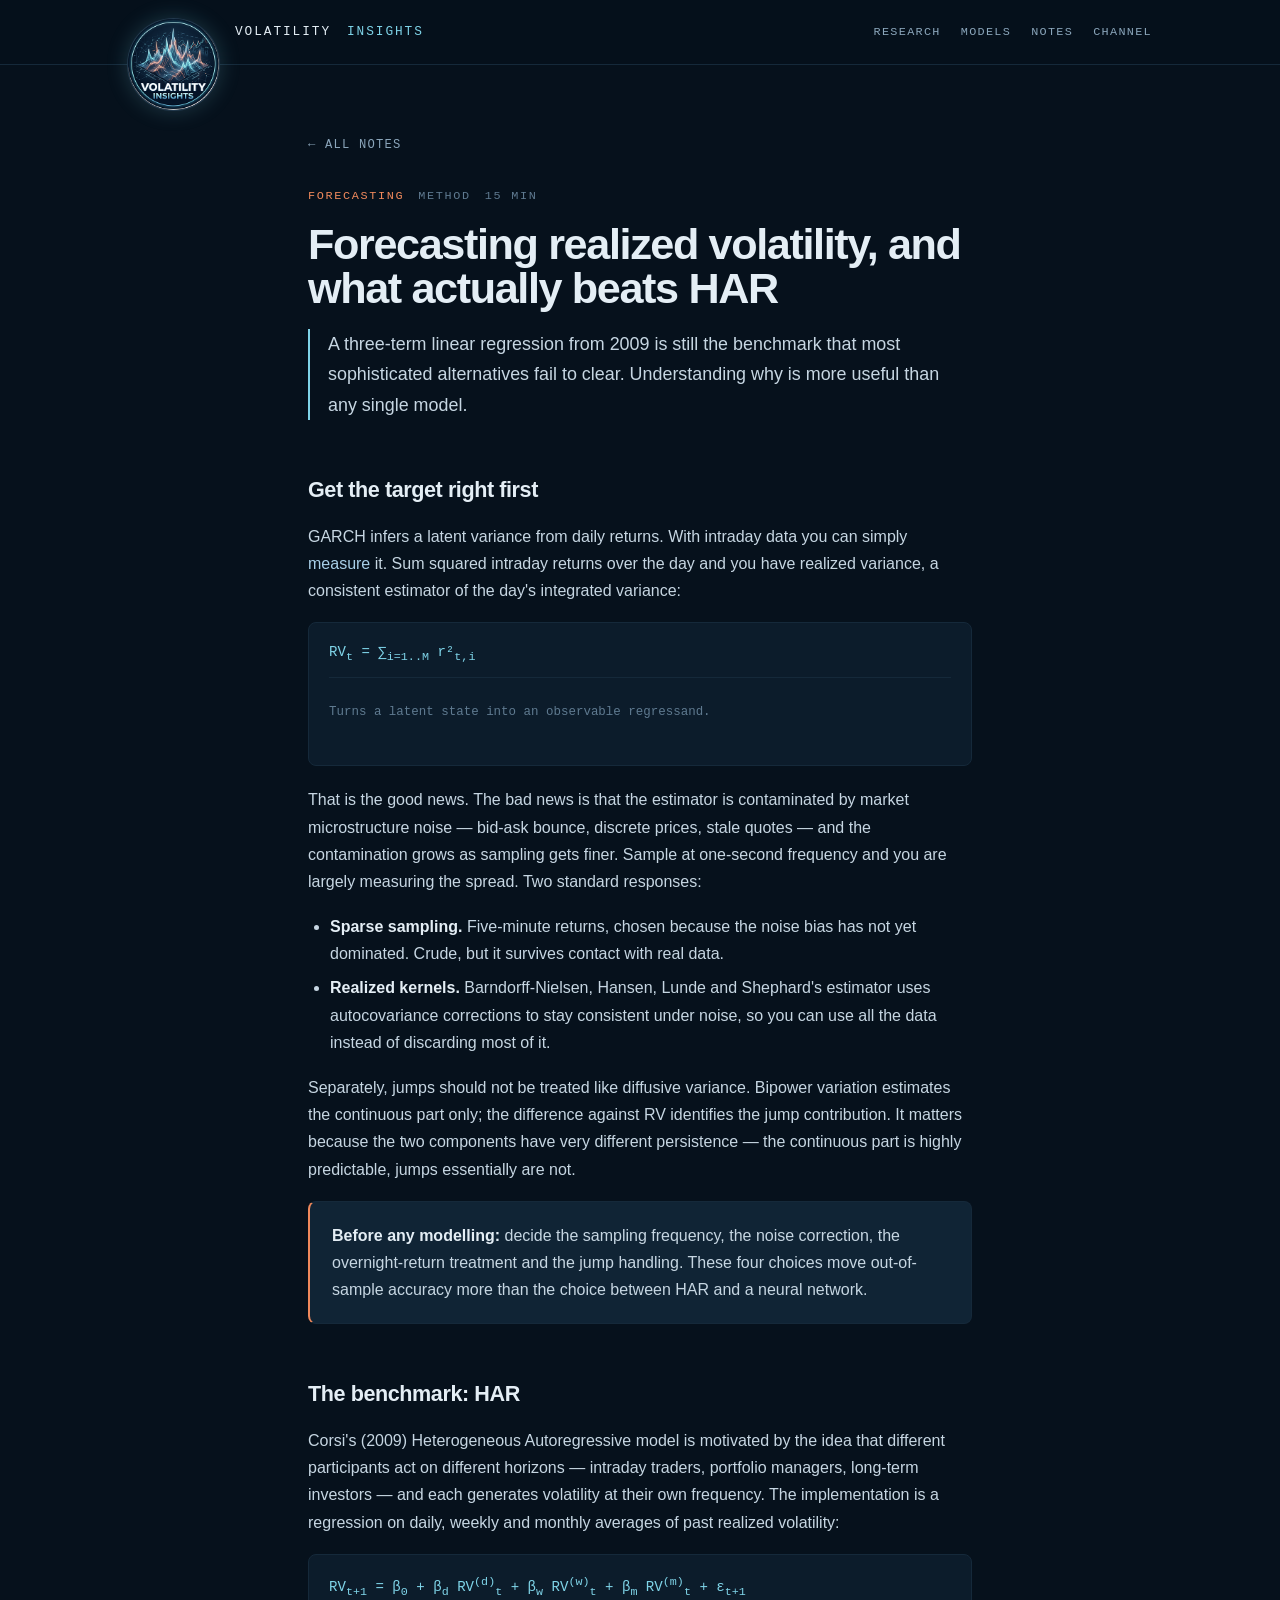
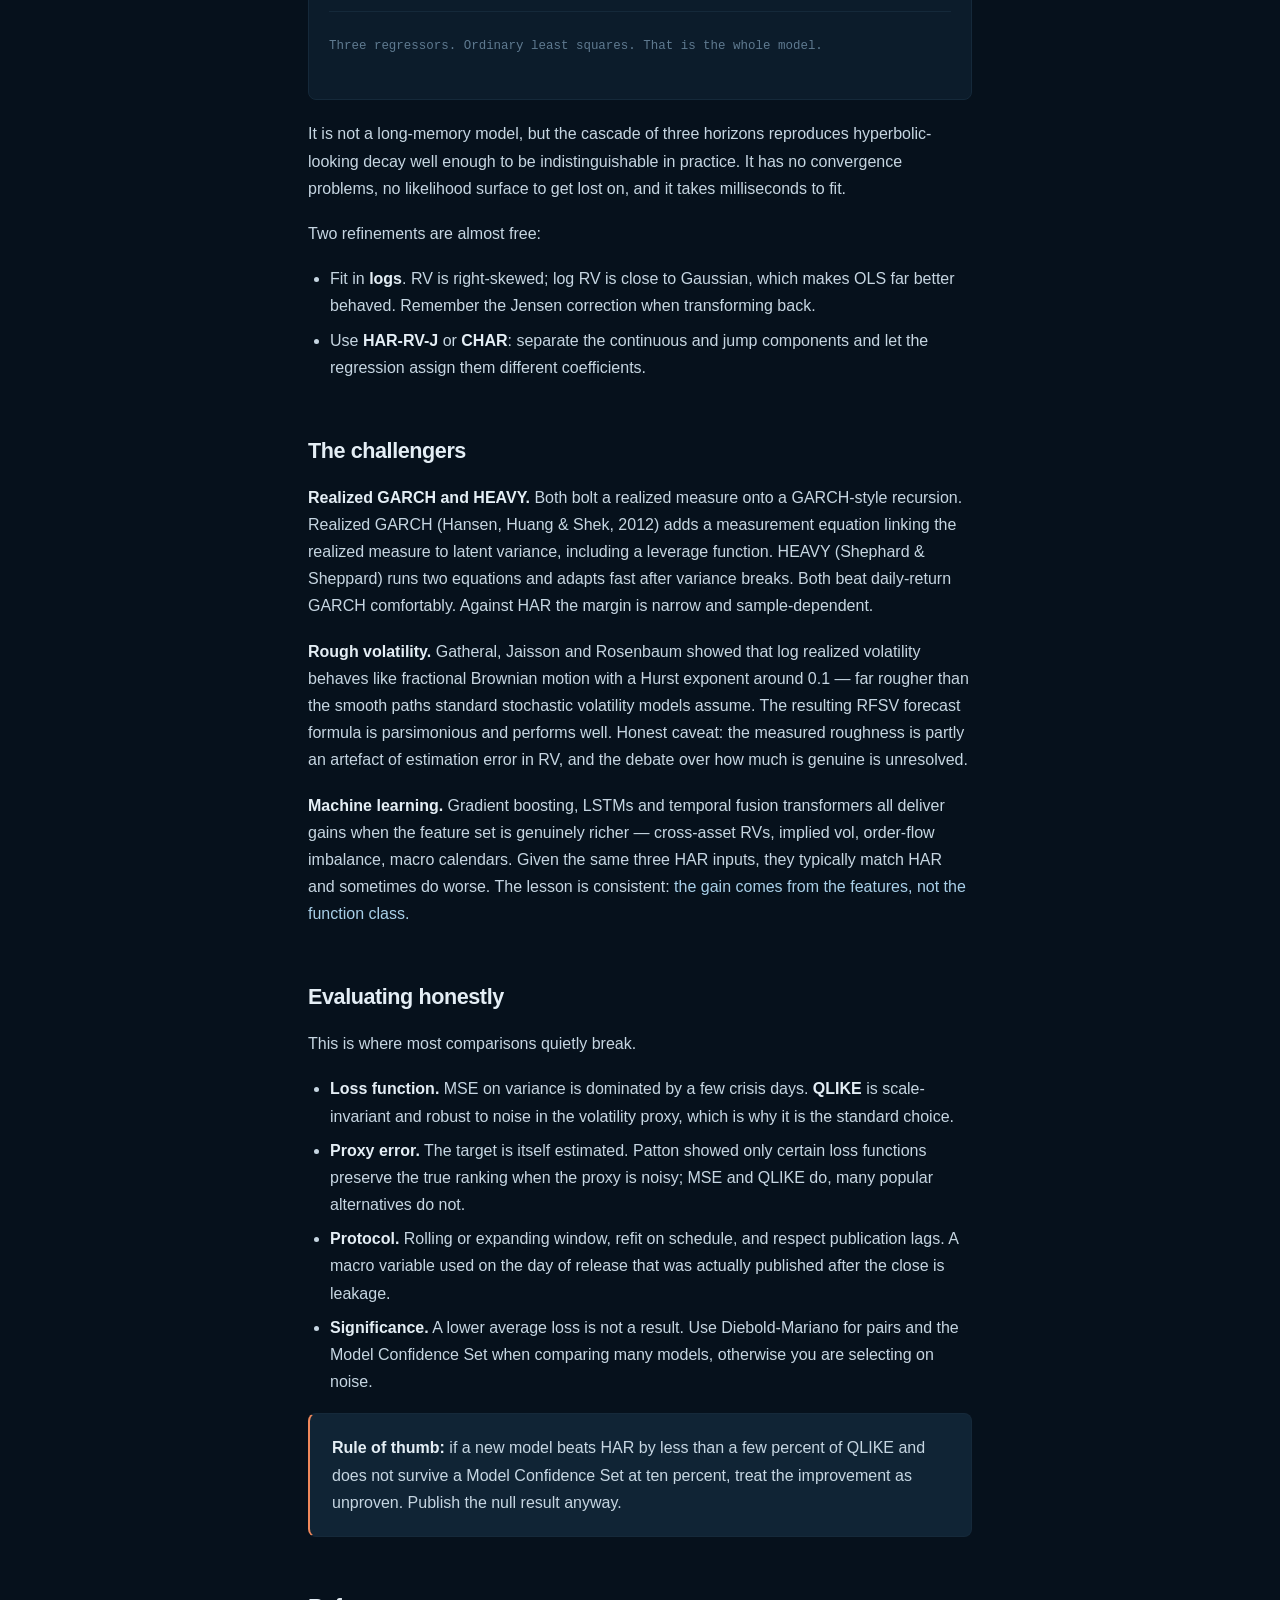
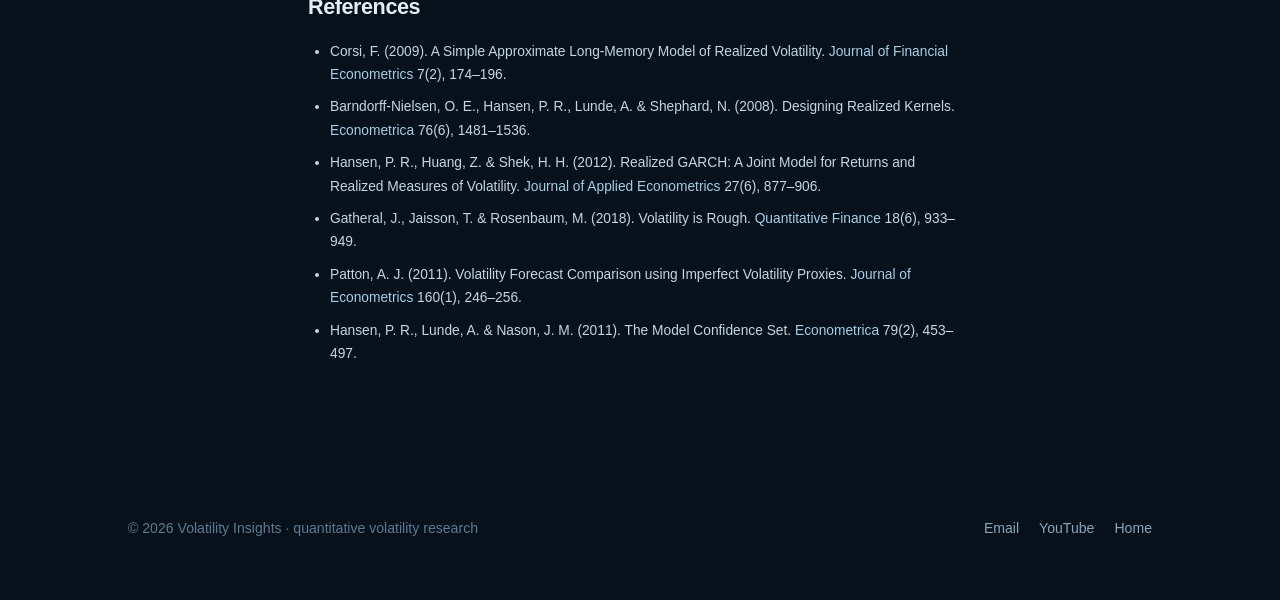
<file: notes/forecasting-realized-volatility/index.html>
<!DOCTYPE html>
<html lang="en">
<head>
<meta charset="utf-8">
<meta name="viewport" content="width=device-width, initial-scale=1">
<title>Forecasting realized volatility, and what beats HAR &mdash; Volatility Insights</title>
<meta name="description" content="Corsi's HAR regression is embarrassingly hard to beat. An honest horse race against it, and where rough volatility and deep learning earn their keep.">
<link rel="canonical" href="https://volatility-insights.com/notes/forecasting-realized-volatility/">
<meta property="og:title" content="Forecasting realized volatility, and what beats HAR">
<meta property="og:description" content="An honest horse race against the HAR baseline.">
<meta property="og:image" content="https://volatility-insights.com/logo.png">
<link rel="icon" href="../../logo.png">
<link rel="stylesheet" href="../../style.css">
<meta name="robots" content="index, follow, max-image-preview:large">
<meta name="author" content="Volatility Insights">
<meta name="keywords" content="realized volatility, HAR-RV, Corsi, realized kernels, volatility forecasting, QLIKE, out-of-sample, HEAVY, realized GARCH">
<meta name="theme-color" content="#06111c">
<meta property="og:site_name" content="Volatility Insights">
<meta property="og:locale" content="en">
<meta property="og:url" content="https://volatility-insights.com/notes/forecasting-realized-volatility/">
<meta property="og:type" content="article">
<meta property="og:image:alt" content="Volatility Insights logo">
<meta name="twitter:card" content="summary">
<meta name="twitter:title" content="Forecasting realized volatility, and what beats HAR">
<meta name="twitter:description" content="An honest horse race against the HAR baseline.">
<meta name="twitter:image" content="https://volatility-insights.com/logo.png">
<script type="application/ld+json">
{
  "@type": "BlogPosting",
  "headline": "Forecasting realized volatility, and what actually beats HAR",
  "description": "The HAR model is the benchmark that refuses to die. What it takes to beat it honestly, and how most published wins disappear under scrutiny.",
  "url": "https://volatility-insights.com/notes/forecasting-realized-volatility/",
  "mainEntityOfPage": {
    "@type": "WebPage",
    "@id": "https://volatility-insights.com/notes/forecasting-realized-volatility/"
  },
  "image": "https://volatility-insights.com/logo.png",
  "datePublished": "2026-09-21",
  "dateModified": "2026-09-21",
  "author": {
    "@id": "https://volatility-insights.com/#org"
  },
  "publisher": {
    "@id": "https://volatility-insights.com/#org"
  },
  "isPartOf": {
    "@id": "https://volatility-insights.com/#site"
  },
  "inLanguage": "en",
  "keywords": "realized volatility, HAR-RV, Corsi, realized kernels, volatility forecasting, QLIKE, out-of-sample, HEAVY, realized GARCH",
  "@context": "https://schema.org"
}
</script>
</head>
<body>

<header class="nav">
  <div class="wrap">
    <a class="brand" href="../../"><img src="../../logo.png" alt="">Volatility <span>Insights</span></a>
    <nav>
      <a href="../../research/">Research</a>
      <a href="../../#models">Models</a>
      <a href="../../#notes">Notes</a>
      <a href="../../#channel">Channel</a>
    </nav>
  </div>
</header>

<article class="article">
  <div class="wrap">
    <a class="back" href="../../#notes">&larr; All notes</a>
    <div class="kicker"><span class="tag">Forecasting</span><span>Method</span><span>15 min</span></div>
    <h1>Forecasting realized volatility, and what actually beats HAR</h1>
    <p class="standfirst">
      A three-term linear regression from 2009 is still the benchmark that most
      sophisticated alternatives fail to clear. Understanding why is more useful
      than any single model.
    </p>

    <h2>Get the target right first</h2>
    <p>
      GARCH infers a latent variance from daily returns. With intraday data you can
      simply <em>measure</em> it. Sum squared intraday returns over the day and you
      have realized variance, a consistent estimator of the day's integrated variance:
    </p>
    <div class="eq">
      RV<sub>t</sub> = &sum;<sub>i=1..M</sub> r&sup2;<sub>t,i</sub>
      <span class="note">Turns a latent state into an observable regressand.</span>
    </div>
    <p>
      That is the good news. The bad news is that the estimator is contaminated by
      market microstructure noise &mdash; bid-ask bounce, discrete prices, stale
      quotes &mdash; and the contamination grows as sampling gets finer. Sample at
      one-second frequency and you are largely measuring the spread. Two standard
      responses:
    </p>
    <ul>
      <li><strong>Sparse sampling.</strong> Five-minute returns, chosen because the
          noise bias has not yet dominated. Crude, but it survives contact with real data.</li>
      <li><strong>Realized kernels.</strong> Barndorff-Nielsen, Hansen, Lunde and
          Shephard's estimator uses autocovariance corrections to stay consistent under
          noise, so you can use all the data instead of discarding most of it.</li>
    </ul>
    <p>
      Separately, jumps should not be treated like diffusive variance. Bipower
      variation estimates the continuous part only; the difference against RV
      identifies the jump contribution. It matters because the two components have
      very different persistence &mdash; the continuous part is highly predictable,
      jumps essentially are not.
    </p>
    <div class="callout">
      <p>
        <strong>Before any modelling:</strong> decide the sampling frequency, the noise
        correction, the overnight-return treatment and the jump handling. These four
        choices move out-of-sample accuracy more than the choice between HAR and a
        neural network.
      </p>
    </div>

    <h2>The benchmark: HAR</h2>
    <p>
      Corsi's (2009) Heterogeneous Autoregressive model is motivated by the idea that
      different participants act on different horizons &mdash; intraday traders,
      portfolio managers, long-term investors &mdash; and each generates volatility at
      their own frequency. The implementation is a regression on daily, weekly and
      monthly averages of past realized volatility:
    </p>
    <div class="eq">
      RV<sub>t+1</sub> = &beta;<sub>0</sub> + &beta;<sub>d</sub> RV<sup>(d)</sup><sub>t</sub> + &beta;<sub>w</sub> RV<sup>(w)</sup><sub>t</sub> + &beta;<sub>m</sub> RV<sup>(m)</sup><sub>t</sub> + &epsilon;<sub>t+1</sub>
      <span class="note">Three regressors. Ordinary least squares. That is the whole model.</span>
    </div>
    <p>
      It is not a long-memory model, but the cascade of three horizons reproduces
      hyperbolic-looking decay well enough to be indistinguishable in practice. It has
      no convergence problems, no likelihood surface to get lost on, and it takes
      milliseconds to fit.
    </p>
    <p>Two refinements are almost free:</p>
    <ul>
      <li>Fit in <strong>logs</strong>. RV is right-skewed; log RV is close to Gaussian,
          which makes OLS far better behaved. Remember the Jensen correction when
          transforming back.</li>
      <li>Use <strong>HAR-RV-J</strong> or <strong>CHAR</strong>: separate the continuous
          and jump components and let the regression assign them different coefficients.</li>
    </ul>

    <h2>The challengers</h2>
    <p><strong>Realized GARCH and HEAVY.</strong> Both bolt a realized measure onto a
      GARCH-style recursion. Realized GARCH (Hansen, Huang &amp; Shek, 2012) adds a
      measurement equation linking the realized measure to latent variance, including
      a leverage function. HEAVY (Shephard &amp; Sheppard) runs two equations and
      adapts fast after variance breaks. Both beat daily-return GARCH comfortably.
      Against HAR the margin is narrow and sample-dependent.</p>

    <p><strong>Rough volatility.</strong> Gatheral, Jaisson and Rosenbaum showed that
      log realized volatility behaves like fractional Brownian motion with a Hurst
      exponent around 0.1 &mdash; far rougher than the smooth paths standard stochastic
      volatility models assume. The resulting RFSV forecast formula is parsimonious
      and performs well. Honest caveat: the measured roughness is partly an artefact
      of estimation error in RV, and the debate over how much is genuine is unresolved.</p>

    <p><strong>Machine learning.</strong> Gradient boosting, LSTMs and temporal fusion
      transformers all deliver gains when the feature set is genuinely richer &mdash;
      cross-asset RVs, implied vol, order-flow imbalance, macro calendars. Given the
      same three HAR inputs, they typically match HAR and sometimes do worse. The
      lesson is consistent: <em>the gain comes from the features, not the function class.</em></p>

    <h2>Evaluating honestly</h2>
    <p>This is where most comparisons quietly break.</p>
    <ul>
      <li><strong>Loss function.</strong> MSE on variance is dominated by a few crisis
          days. <strong>QLIKE</strong> is scale-invariant and robust to noise in the
          volatility proxy, which is why it is the standard choice.</li>
      <li><strong>Proxy error.</strong> The target is itself estimated. Patton showed
          only certain loss functions preserve the true ranking when the proxy is
          noisy; MSE and QLIKE do, many popular alternatives do not.</li>
      <li><strong>Protocol.</strong> Rolling or expanding window, refit on schedule, and
          respect publication lags. A macro variable used on the day of release that
          was actually published after the close is leakage.</li>
      <li><strong>Significance.</strong> A lower average loss is not a result. Use
          Diebold-Mariano for pairs and the Model Confidence Set when comparing many
          models, otherwise you are selecting on noise.</li>
    </ul>
    <div class="callout">
      <p>
        <strong>Rule of thumb:</strong> if a new model beats HAR by less than a few
        percent of QLIKE and does not survive a Model Confidence Set at ten percent,
        treat the improvement as unproven. Publish the null result anyway.
      </p>
    </div>

    <h2>References</h2>
    <ul class="refs">
      <li>Corsi, F. (2009). A Simple Approximate Long-Memory Model of Realized Volatility. <em>Journal of Financial Econometrics</em> 7(2), 174&ndash;196.</li>
      <li>Barndorff-Nielsen, O. E., Hansen, P. R., Lunde, A. &amp; Shephard, N. (2008). Designing Realized Kernels. <em>Econometrica</em> 76(6), 1481&ndash;1536.</li>
      <li>Hansen, P. R., Huang, Z. &amp; Shek, H. H. (2012). Realized GARCH: A Joint Model for Returns and Realized Measures of Volatility. <em>Journal of Applied Econometrics</em> 27(6), 877&ndash;906.</li>
      <li>Gatheral, J., Jaisson, T. &amp; Rosenbaum, M. (2018). Volatility is Rough. <em>Quantitative Finance</em> 18(6), 933&ndash;949.</li>
      <li>Patton, A. J. (2011). Volatility Forecast Comparison using Imperfect Volatility Proxies. <em>Journal of Econometrics</em> 160(1), 246&ndash;256.</li>
      <li>Hansen, P. R., Lunde, A. &amp; Nason, J. M. (2011). The Model Confidence Set. <em>Econometrica</em> 79(2), 453&ndash;497.</li>
    </ul>
  </div>
</article>

<footer>
  <div class="wrap">
    <span>&copy; 2026 Volatility Insights &middot; quantitative volatility research</span>
    <span class="links">
      <a href="mailto:info@volatility-insights.com">Email</a>
      <a href="https://www.youtube.com/@volatility_insights" rel="noopener">YouTube</a>
      <a href="../../">Home</a>
    </span>
  </div>
</footer>

</body>
</html>
</file>
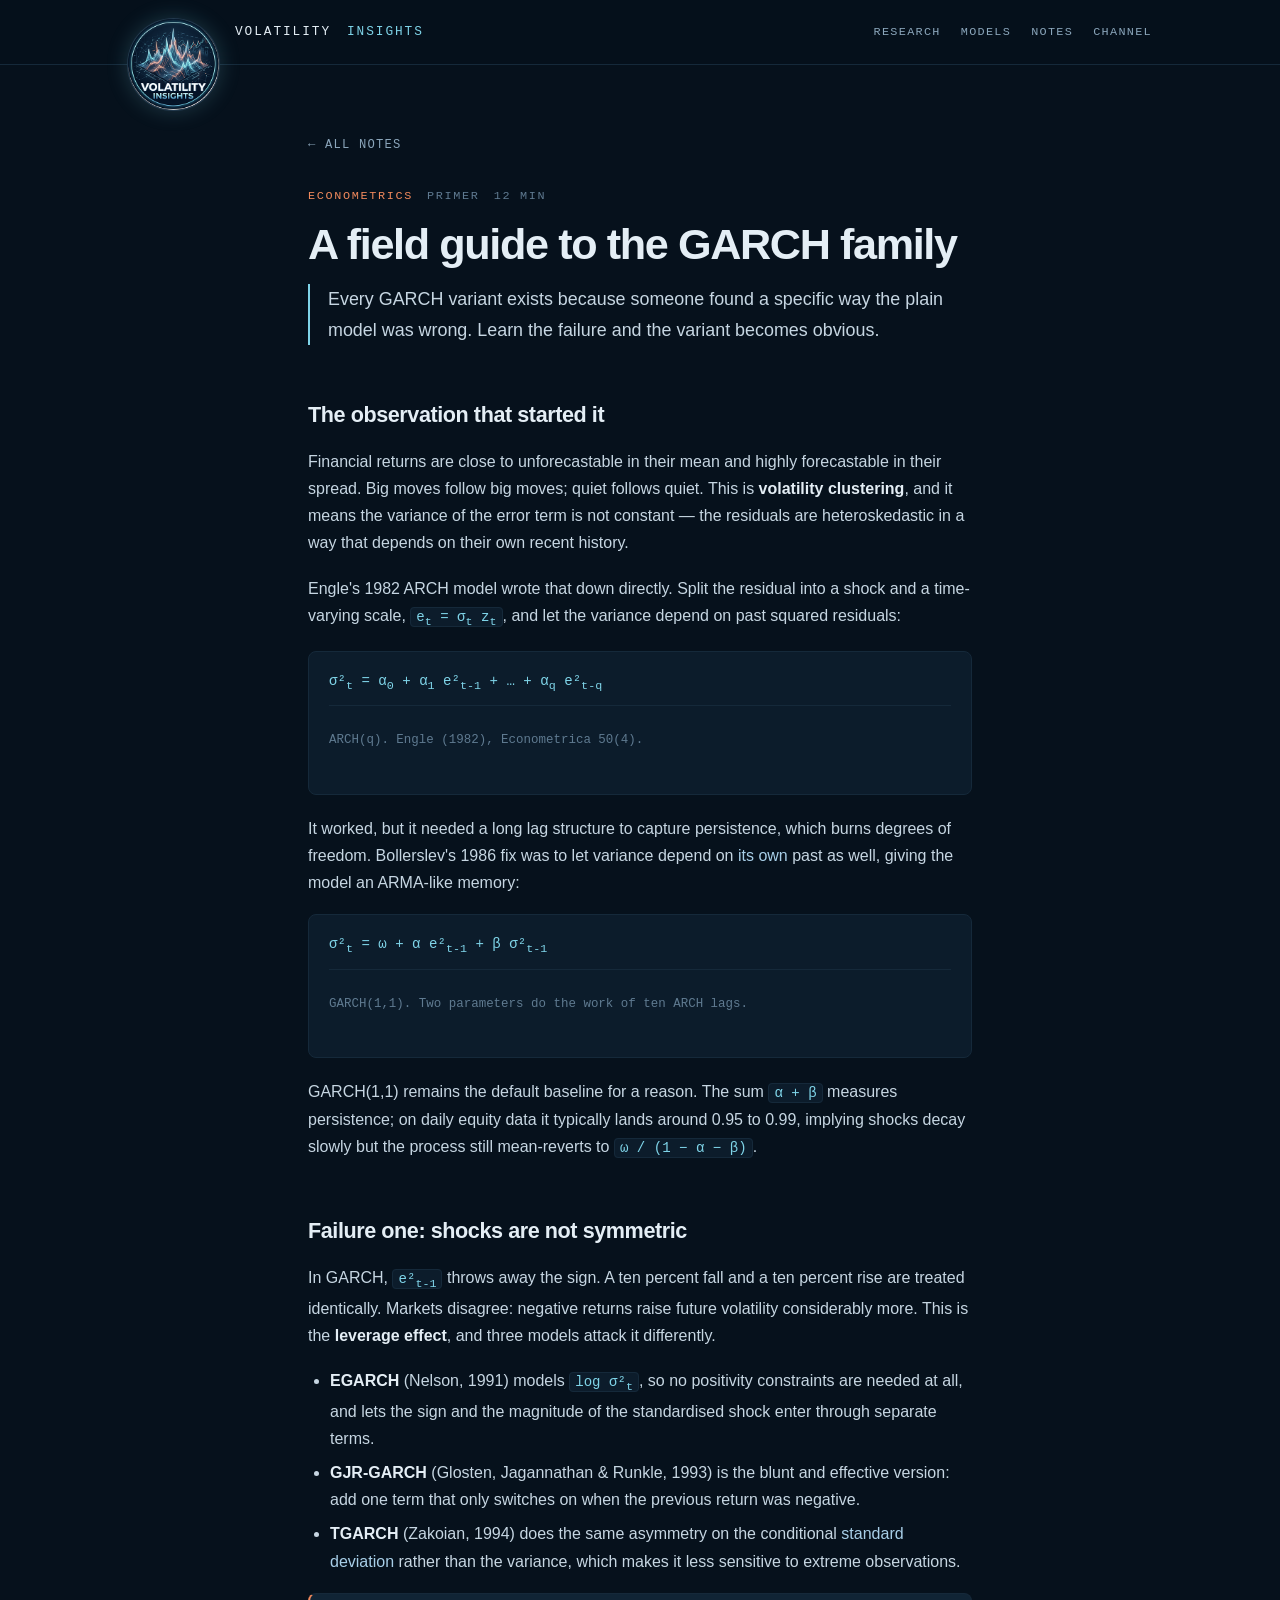
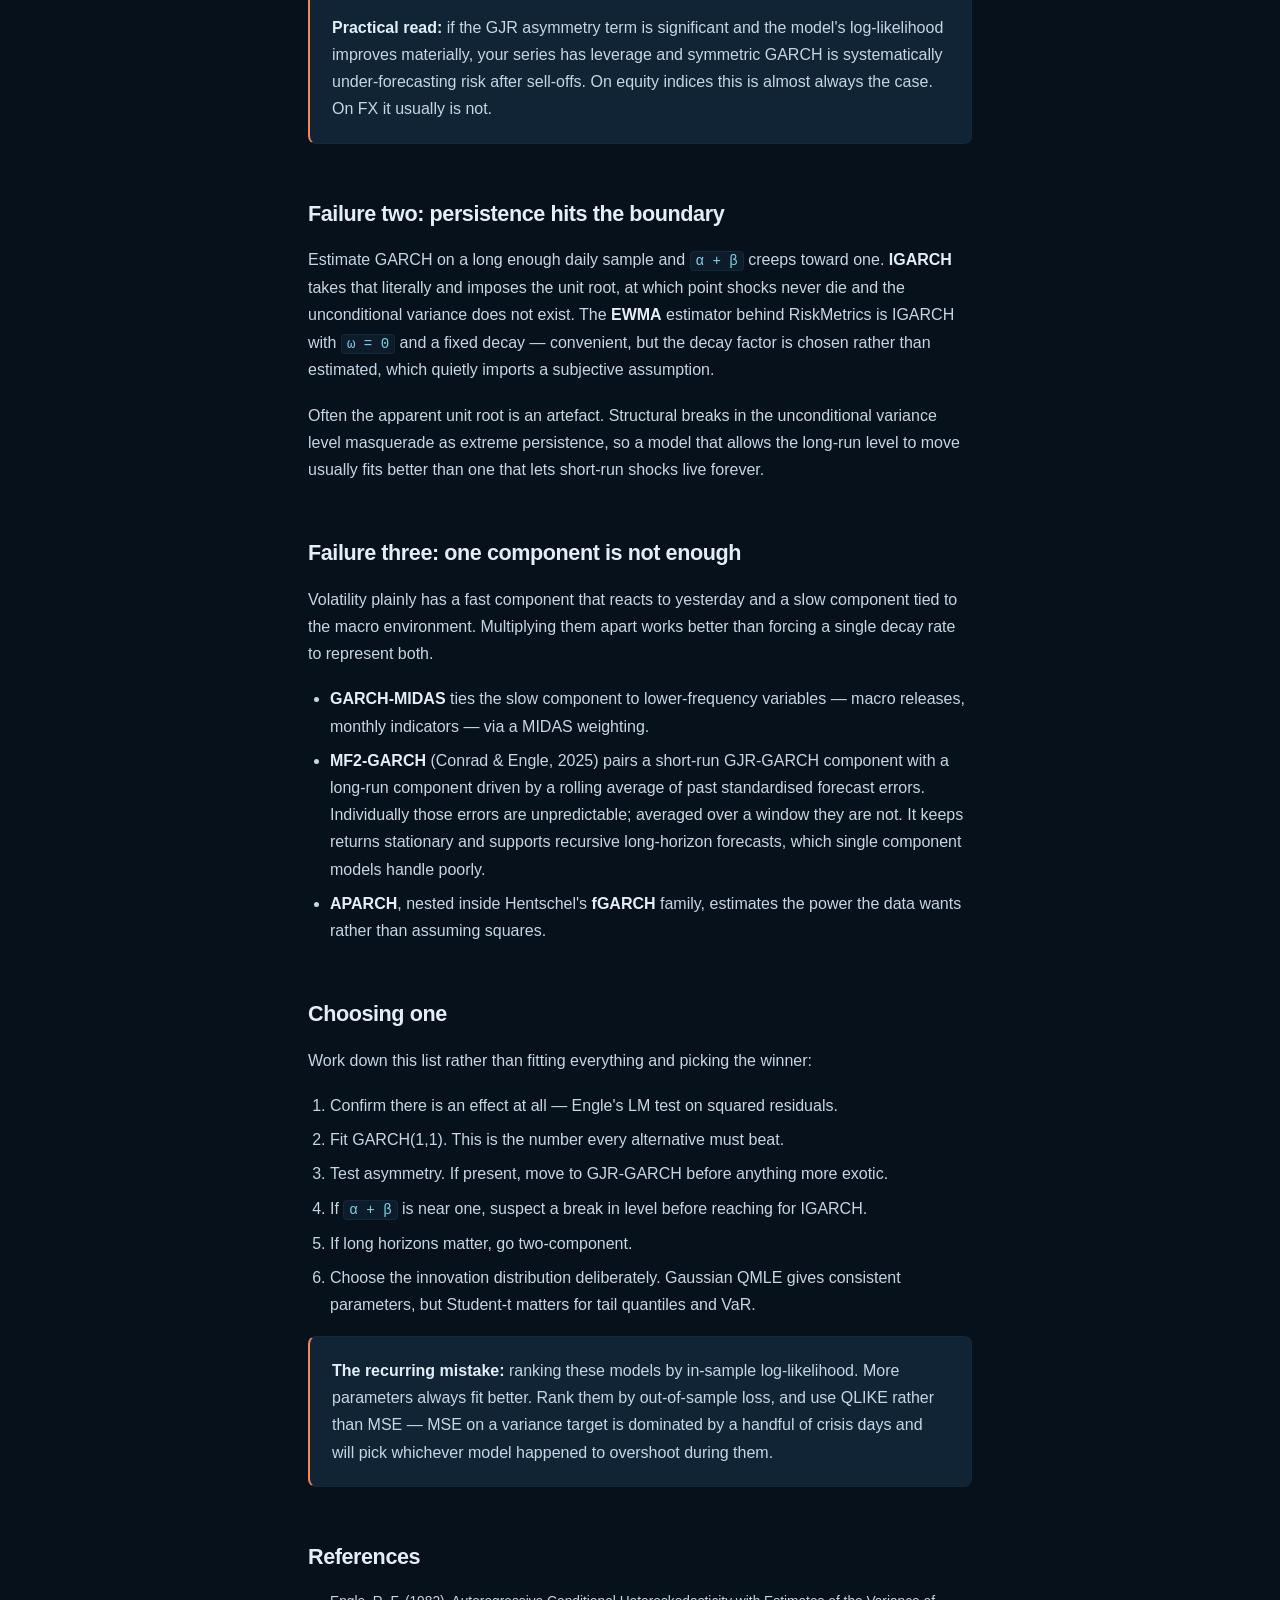
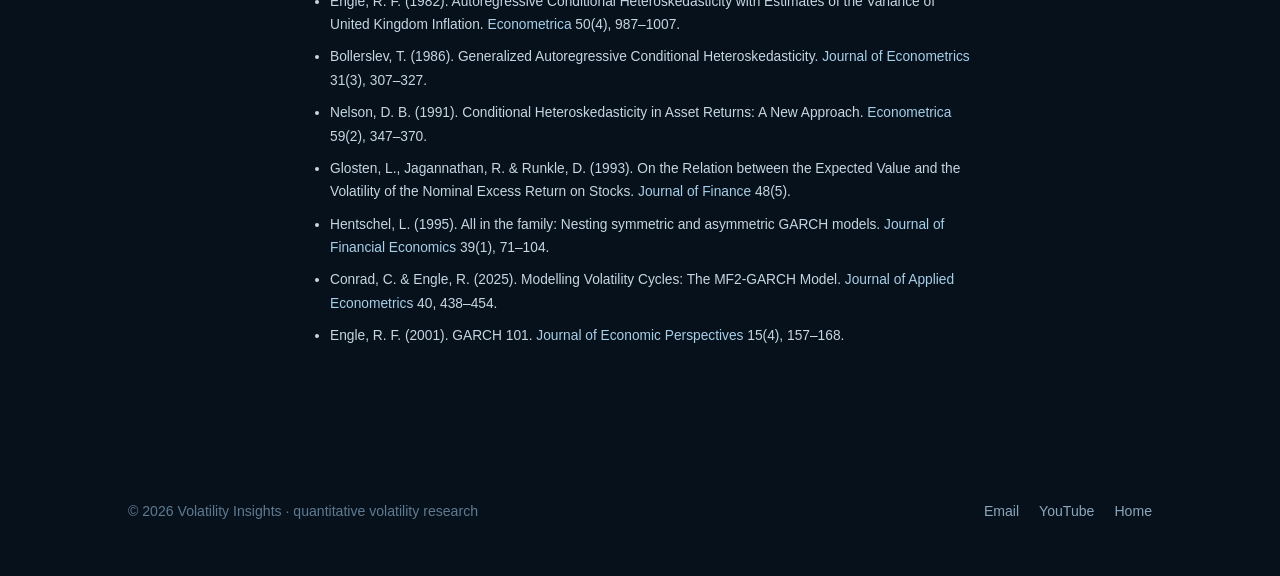
<file: notes/garch-family/index.html>
<!DOCTYPE html>
<html lang="en">
<head>
<meta charset="utf-8">
<meta name="viewport" content="width=device-width, initial-scale=1">
<title>A field guide to the GARCH family &mdash; Volatility Insights</title>
<meta name="description" content="ARCH begat GARCH, and GARCH begat a zoo. What each extension actually fixes, and how to tell which one your data is asking for.">
<link rel="canonical" href="https://volatility-insights.com/notes/garch-family/">
<meta property="og:title" content="A field guide to the GARCH family">
<meta property="og:description" content="What each GARCH extension actually fixes.">
<meta property="og:image" content="https://volatility-insights.com/logo.png">
<link rel="icon" href="../../logo.png">
<link rel="stylesheet" href="../../style.css">
<meta name="robots" content="index, follow, max-image-preview:large">
<meta name="author" content="Volatility Insights">
<meta name="keywords" content="GARCH, ARCH, EGARCH, GJR-GARCH, TGARCH, APARCH, IGARCH, MF2-GARCH, conditional variance, volatility clustering, leverage effect">
<meta name="theme-color" content="#06111c">
<meta property="og:site_name" content="Volatility Insights">
<meta property="og:locale" content="en">
<meta property="og:url" content="https://volatility-insights.com/notes/garch-family/">
<meta property="og:type" content="article">
<meta property="og:image:alt" content="Volatility Insights logo">
<meta name="twitter:card" content="summary">
<meta name="twitter:title" content="A field guide to the GARCH family">
<meta name="twitter:description" content="What each GARCH extension actually fixes.">
<meta name="twitter:image" content="https://volatility-insights.com/logo.png">
<script type="application/ld+json">
{
  "@type": "BlogPosting",
  "headline": "A field guide to the GARCH family",
  "description": "ARCH begat GARCH, and GARCH begat a zoo. What each extension actually fixes, and how to tell which one your data is asking for.",
  "url": "https://volatility-insights.com/notes/garch-family/",
  "mainEntityOfPage": {
    "@type": "WebPage",
    "@id": "https://volatility-insights.com/notes/garch-family/"
  },
  "image": "https://volatility-insights.com/logo.png",
  "datePublished": "2026-09-21",
  "dateModified": "2026-09-21",
  "author": {
    "@id": "https://volatility-insights.com/#org"
  },
  "publisher": {
    "@id": "https://volatility-insights.com/#org"
  },
  "isPartOf": {
    "@id": "https://volatility-insights.com/#site"
  },
  "inLanguage": "en",
  "keywords": "GARCH, ARCH, EGARCH, GJR-GARCH, TGARCH, APARCH, IGARCH, MF2-GARCH, conditional variance, volatility clustering, leverage effect",
  "@context": "https://schema.org"
}
</script>
</head>
<body>

<header class="nav">
  <div class="wrap">
    <a class="brand" href="../../"><img src="../../logo.png" alt="">Volatility <span>Insights</span></a>
    <nav>
      <a href="../../research/">Research</a>
      <a href="../../#models">Models</a>
      <a href="../../#notes">Notes</a>
      <a href="../../#channel">Channel</a>
    </nav>
  </div>
</header>

<article class="article">
  <div class="wrap">
    <a class="back" href="../../#notes">&larr; All notes</a>
    <div class="kicker"><span class="tag">Econometrics</span><span>Primer</span><span>12 min</span></div>
    <h1>A field guide to the GARCH family</h1>
    <p class="standfirst">
      Every GARCH variant exists because someone found a specific way the plain
      model was wrong. Learn the failure and the variant becomes obvious.
    </p>

    <h2>The observation that started it</h2>
    <p>
      Financial returns are close to unforecastable in their mean and highly
      forecastable in their spread. Big moves follow big moves; quiet follows quiet.
      This is <strong>volatility clustering</strong>, and it means the variance of the
      error term is not constant &mdash; the residuals are heteroskedastic in a way
      that depends on their own recent history.
    </p>
    <p>
      Engle's 1982 ARCH model wrote that down directly. Split the residual into a
      shock and a time-varying scale, <code>e<sub>t</sub> = &sigma;<sub>t</sub> z<sub>t</sub></code>,
      and let the variance depend on past squared residuals:
    </p>
    <div class="eq">
      &sigma;&sup2;<sub>t</sub> = &alpha;<sub>0</sub> + &alpha;<sub>1</sub> e&sup2;<sub>t-1</sub> + &hellip; + &alpha;<sub>q</sub> e&sup2;<sub>t-q</sub>
      <span class="note">ARCH(q). Engle (1982), Econometrica 50(4).</span>
    </div>
    <p>
      It worked, but it needed a long lag structure to capture persistence, which
      burns degrees of freedom. Bollerslev's 1986 fix was to let variance depend on
      <em>its own</em> past as well, giving the model an ARMA-like memory:
    </p>
    <div class="eq">
      &sigma;&sup2;<sub>t</sub> = &omega; + &alpha; e&sup2;<sub>t-1</sub> + &beta; &sigma;&sup2;<sub>t-1</sub>
      <span class="note">GARCH(1,1). Two parameters do the work of ten ARCH lags.</span>
    </div>
    <p>
      GARCH(1,1) remains the default baseline for a reason. The sum
      <code>&alpha; + &beta;</code> measures persistence; on daily equity data it
      typically lands around 0.95 to 0.99, implying shocks decay slowly but the
      process still mean-reverts to <code>&omega; / (1 &minus; &alpha; &minus; &beta;)</code>.
    </p>

    <h2>Failure one: shocks are not symmetric</h2>
    <p>
      In GARCH, <code>e&sup2;<sub>t-1</sub></code> throws away the sign. A ten percent
      fall and a ten percent rise are treated identically. Markets disagree: negative
      returns raise future volatility considerably more. This is the
      <strong>leverage effect</strong>, and three models attack it differently.
    </p>
    <ul>
      <li><strong>EGARCH</strong> (Nelson, 1991) models <code>log &sigma;&sup2;<sub>t</sub></code>,
          so no positivity constraints are needed at all, and lets the sign and the
          magnitude of the standardised shock enter through separate terms.</li>
      <li><strong>GJR-GARCH</strong> (Glosten, Jagannathan &amp; Runkle, 1993) is the
          blunt and effective version: add one term that only switches on when the
          previous return was negative.</li>
      <li><strong>TGARCH</strong> (Zakoian, 1994) does the same asymmetry on the
          conditional <em>standard deviation</em> rather than the variance, which makes
          it less sensitive to extreme observations.</li>
    </ul>
    <div class="callout">
      <p>
        <strong>Practical read:</strong> if the GJR asymmetry term is significant and
        the model's log-likelihood improves materially, your series has leverage and
        symmetric GARCH is systematically under-forecasting risk after sell-offs.
        On equity indices this is almost always the case. On FX it usually is not.
      </p>
    </div>

    <h2>Failure two: persistence hits the boundary</h2>
    <p>
      Estimate GARCH on a long enough daily sample and <code>&alpha; + &beta;</code>
      creeps toward one. <strong>IGARCH</strong> takes that literally and imposes the
      unit root, at which point shocks never die and the unconditional variance does
      not exist. The <strong>EWMA</strong> estimator behind RiskMetrics is IGARCH with
      <code>&omega; = 0</code> and a fixed decay &mdash; convenient, but the decay factor
      is chosen rather than estimated, which quietly imports a subjective assumption.
    </p>
    <p>
      Often the apparent unit root is an artefact. Structural breaks in the
      unconditional variance level masquerade as extreme persistence, so a model that
      allows the long-run level to move usually fits better than one that lets
      short-run shocks live forever.
    </p>

    <h2>Failure three: one component is not enough</h2>
    <p>
      Volatility plainly has a fast component that reacts to yesterday and a slow
      component tied to the macro environment. Multiplying them apart works better
      than forcing a single decay rate to represent both.
    </p>
    <ul>
      <li><strong>GARCH-MIDAS</strong> ties the slow component to lower-frequency
          variables &mdash; macro releases, monthly indicators &mdash; via a MIDAS weighting.</li>
      <li><strong>MF2-GARCH</strong> (Conrad &amp; Engle, 2025) pairs a short-run
          GJR-GARCH component with a long-run component driven by a rolling average of
          past standardised forecast errors. Individually those errors are
          unpredictable; averaged over a window they are not. It keeps returns
          stationary and supports recursive long-horizon forecasts, which single
          component models handle poorly.</li>
      <li><strong>APARCH</strong>, nested inside Hentschel's <strong>fGARCH</strong>
          family, estimates the power the data wants rather than assuming squares.</li>
    </ul>

    <h2>Choosing one</h2>
    <p>Work down this list rather than fitting everything and picking the winner:</p>
    <ol>
      <li>Confirm there is an effect at all &mdash; Engle's LM test on squared residuals.</li>
      <li>Fit GARCH(1,1). This is the number every alternative must beat.</li>
      <li>Test asymmetry. If present, move to GJR-GARCH before anything more exotic.</li>
      <li>If <code>&alpha; + &beta;</code> is near one, suspect a break in level before
          reaching for IGARCH.</li>
      <li>If long horizons matter, go two-component.</li>
      <li>Choose the innovation distribution deliberately. Gaussian QMLE gives
          consistent parameters, but Student-t matters for tail quantiles and VaR.</li>
    </ol>
    <div class="callout">
      <p>
        <strong>The recurring mistake:</strong> ranking these models by in-sample
        log-likelihood. More parameters always fit better. Rank them by out-of-sample
        loss, and use QLIKE rather than MSE &mdash; MSE on a variance target is
        dominated by a handful of crisis days and will pick whichever model happened
        to overshoot during them.
      </p>
    </div>

    <h2>References</h2>
    <ul class="refs">
      <li>Engle, R. F. (1982). Autoregressive Conditional Heteroskedasticity with Estimates of the Variance of United Kingdom Inflation. <em>Econometrica</em> 50(4), 987&ndash;1007.</li>
      <li>Bollerslev, T. (1986). Generalized Autoregressive Conditional Heteroskedasticity. <em>Journal of Econometrics</em> 31(3), 307&ndash;327.</li>
      <li>Nelson, D. B. (1991). Conditional Heteroskedasticity in Asset Returns: A New Approach. <em>Econometrica</em> 59(2), 347&ndash;370.</li>
      <li>Glosten, L., Jagannathan, R. &amp; Runkle, D. (1993). On the Relation between the Expected Value and the Volatility of the Nominal Excess Return on Stocks. <em>Journal of Finance</em> 48(5).</li>
      <li>Hentschel, L. (1995). All in the family: Nesting symmetric and asymmetric GARCH models. <em>Journal of Financial Economics</em> 39(1), 71&ndash;104.</li>
      <li>Conrad, C. &amp; Engle, R. (2025). Modelling Volatility Cycles: The MF2-GARCH Model. <em>Journal of Applied Econometrics</em> 40, 438&ndash;454.</li>
      <li>Engle, R. F. (2001). GARCH 101. <em>Journal of Economic Perspectives</em> 15(4), 157&ndash;168.</li>
    </ul>
  </div>
</article>

<footer>
  <div class="wrap">
    <span>&copy; 2026 Volatility Insights &middot; quantitative volatility research</span>
    <span class="links">
      <a href="mailto:info@volatility-insights.com">Email</a>
      <a href="https://www.youtube.com/@volatility_insights" rel="noopener">YouTube</a>
      <a href="../../">Home</a>
    </span>
  </div>
</footer>

</body>
</html>
</file>
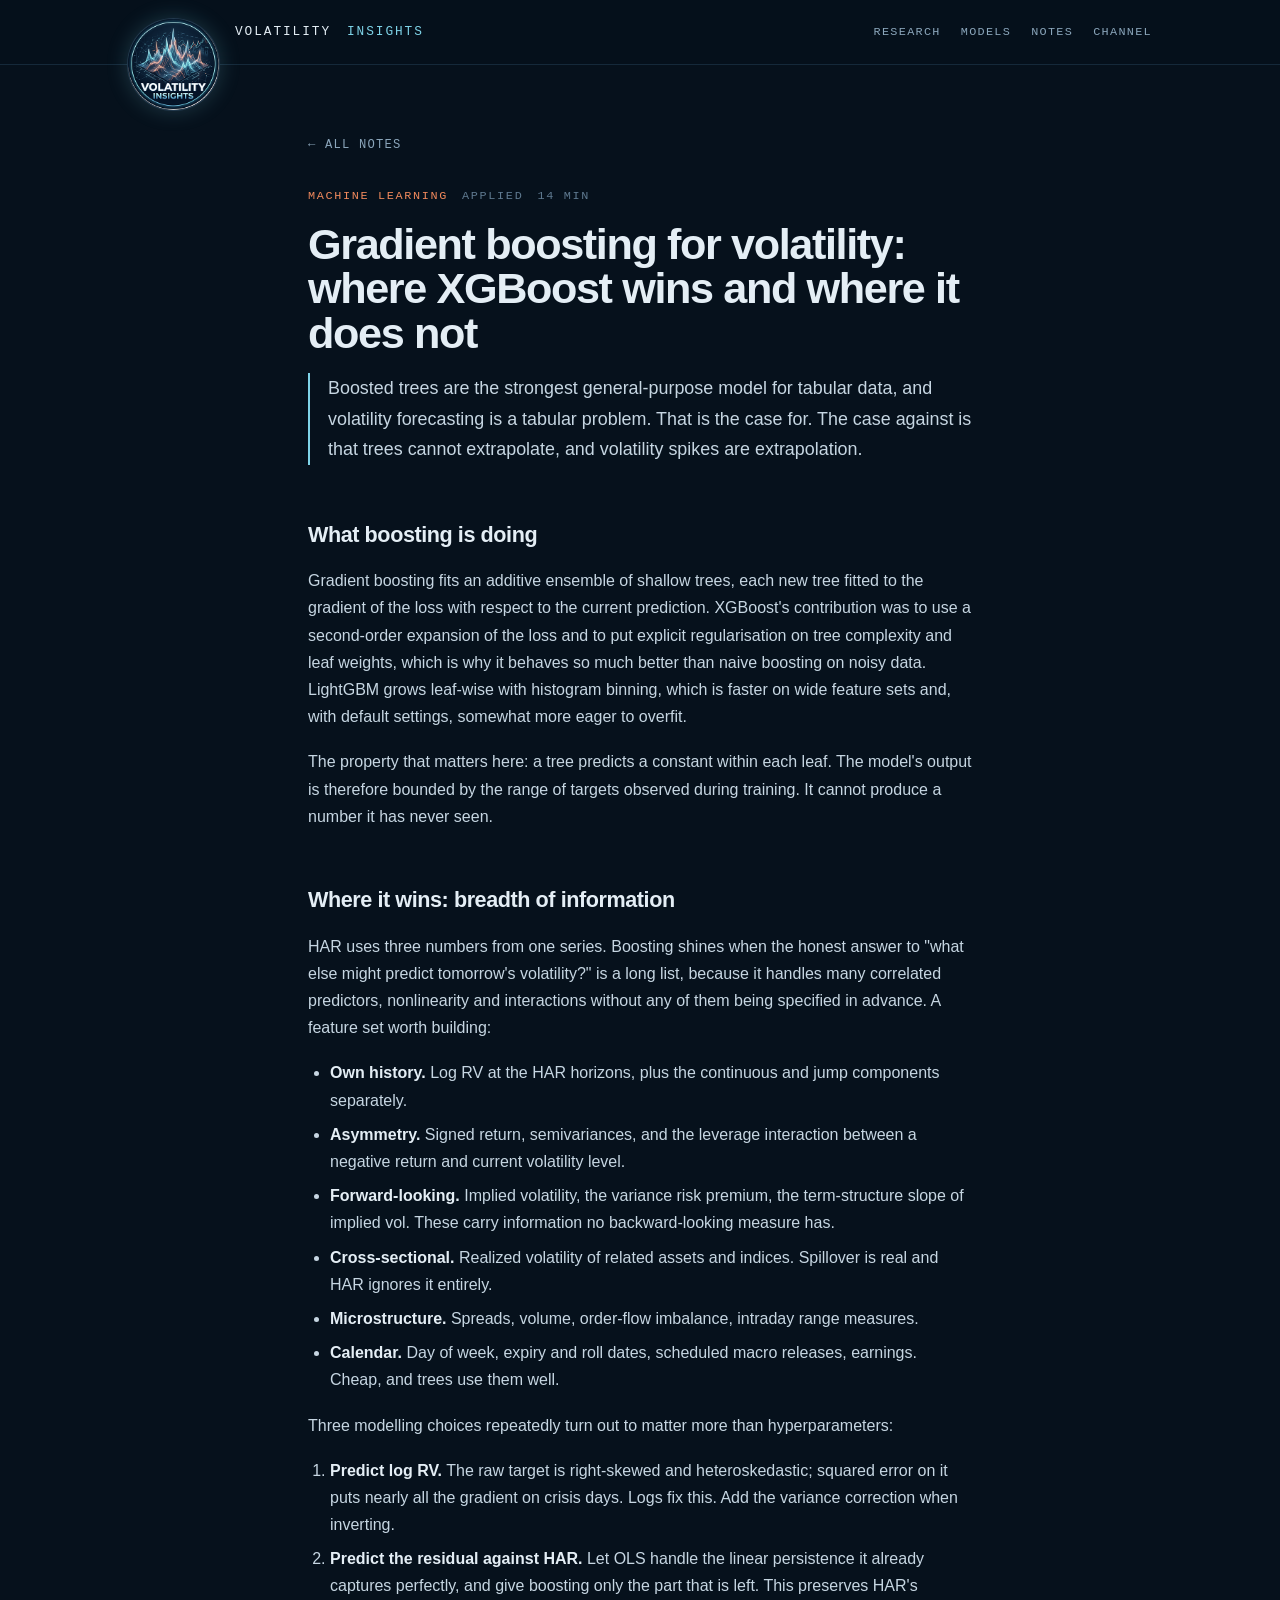
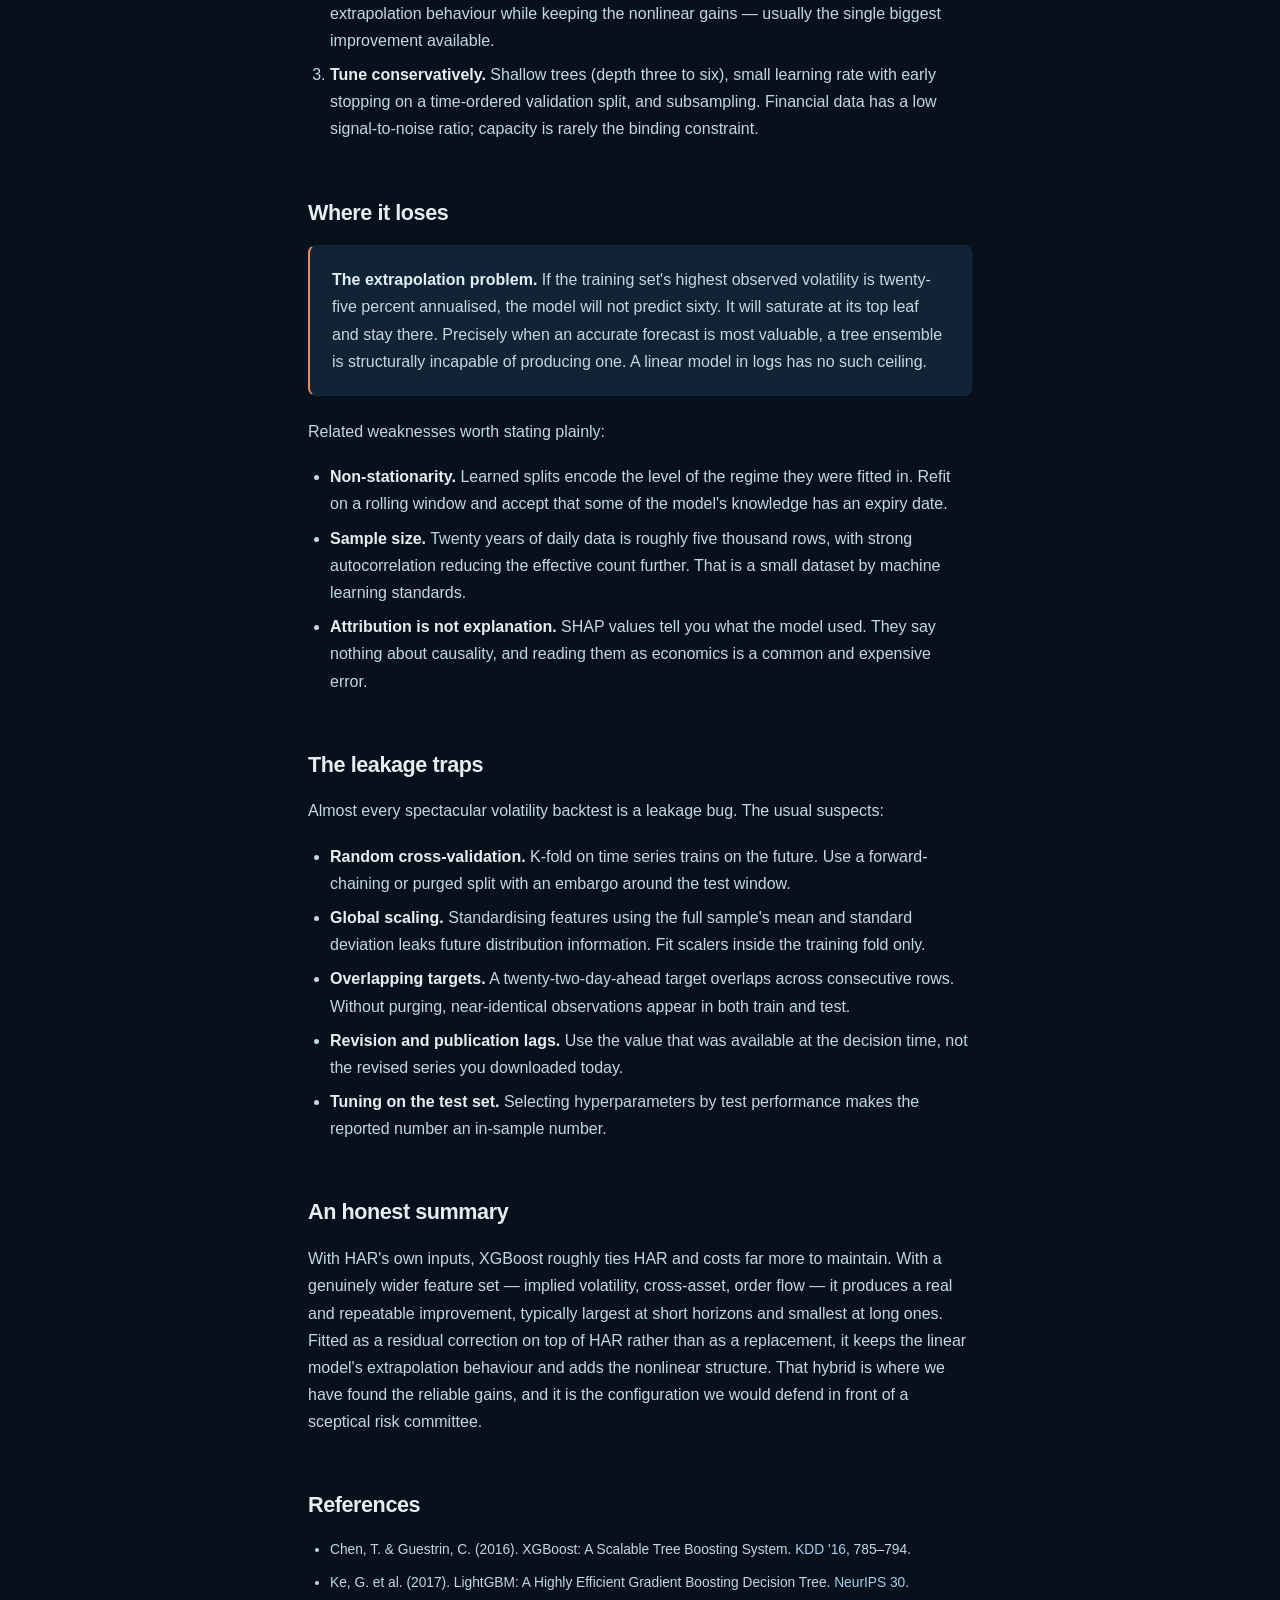
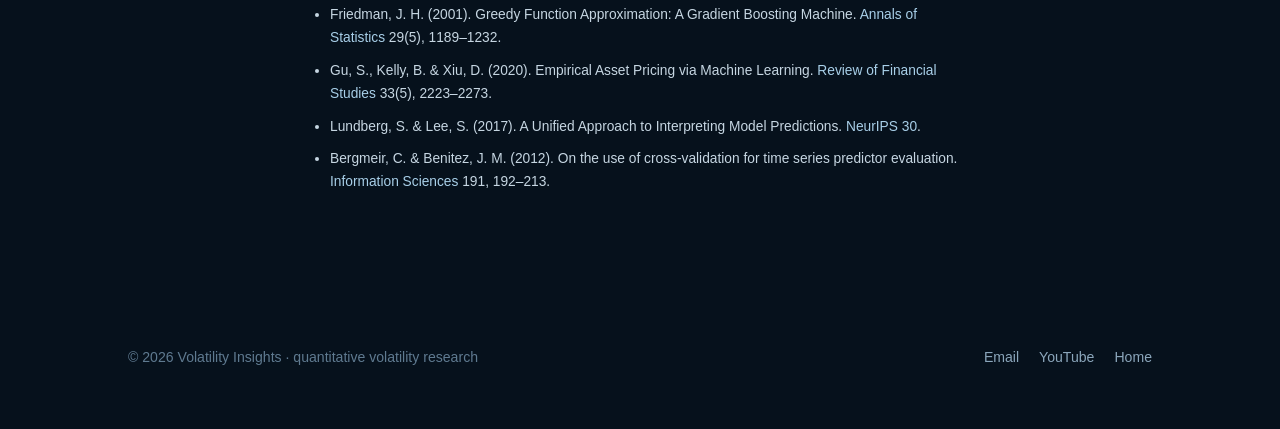
<file: notes/gradient-boosting-volatility/index.html>
<!DOCTYPE html>
<html lang="en">
<head>
<meta charset="utf-8">
<meta name="viewport" content="width=device-width, initial-scale=1">
<title>Gradient boosting for volatility &mdash; Volatility Insights</title>
<meta name="description" content="Where XGBoost wins on volatility forecasting and where it does not: feature design, target transforms, extrapolation limits and leakage traps.">
<link rel="canonical" href="https://volatility-insights.com/notes/gradient-boosting-volatility/">
<meta property="og:title" content="Gradient boosting for volatility: where XGBoost wins">
<meta property="og:description" content="Feature design, target transforms and leakage traps.">
<meta property="og:image" content="https://volatility-insights.com/logo.png">
<link rel="icon" href="../../logo.png">
<link rel="stylesheet" href="../../style.css">
<meta name="robots" content="index, follow, max-image-preview:large">
<meta name="author" content="Volatility Insights">
<meta name="keywords" content="XGBoost, LightGBM, gradient boosting, machine learning volatility, feature leakage, purged cross-validation, SHAP">
<meta name="theme-color" content="#06111c">
<meta property="og:site_name" content="Volatility Insights">
<meta property="og:locale" content="en">
<meta property="og:url" content="https://volatility-insights.com/notes/gradient-boosting-volatility/">
<meta property="og:type" content="article">
<meta property="og:image:alt" content="Volatility Insights logo">
<meta name="twitter:card" content="summary">
<meta name="twitter:title" content="Gradient boosting for volatility: where XGBoost wins">
<meta name="twitter:description" content="Feature design, target transforms and leakage traps.">
<meta name="twitter:image" content="https://volatility-insights.com/logo.png">
<script type="application/ld+json">
{
  "@type": "BlogPosting",
  "headline": "Gradient boosting for volatility: where XGBoost wins and where it does not",
  "description": "Boosted trees are very good at some volatility problems and quietly useless at others. The difference is mostly about leakage and extrapolation.",
  "url": "https://volatility-insights.com/notes/gradient-boosting-volatility/",
  "mainEntityOfPage": {
    "@type": "WebPage",
    "@id": "https://volatility-insights.com/notes/gradient-boosting-volatility/"
  },
  "image": "https://volatility-insights.com/logo.png",
  "datePublished": "2026-09-21",
  "dateModified": "2026-09-21",
  "author": {
    "@id": "https://volatility-insights.com/#org"
  },
  "publisher": {
    "@id": "https://volatility-insights.com/#org"
  },
  "isPartOf": {
    "@id": "https://volatility-insights.com/#site"
  },
  "inLanguage": "en",
  "keywords": "XGBoost, LightGBM, gradient boosting, machine learning volatility, feature leakage, purged cross-validation, SHAP",
  "@context": "https://schema.org"
}
</script>
</head>
<body>

<header class="nav">
  <div class="wrap">
    <a class="brand" href="../../"><img src="../../logo.png" alt="">Volatility <span>Insights</span></a>
    <nav>
      <a href="../../research/">Research</a>
      <a href="../../#models">Models</a>
      <a href="../../#notes">Notes</a>
      <a href="../../#channel">Channel</a>
    </nav>
  </div>
</header>

<article class="article">
  <div class="wrap">
    <a class="back" href="../../#notes">&larr; All notes</a>
    <div class="kicker"><span class="tag">Machine learning</span><span>Applied</span><span>14 min</span></div>
    <h1>Gradient boosting for volatility: where XGBoost wins and where it does not</h1>
    <p class="standfirst">
      Boosted trees are the strongest general-purpose model for tabular data, and
      volatility forecasting is a tabular problem. That is the case for. The case
      against is that trees cannot extrapolate, and volatility spikes are extrapolation.
    </p>

    <h2>What boosting is doing</h2>
    <p>
      Gradient boosting fits an additive ensemble of shallow trees, each new tree
      fitted to the gradient of the loss with respect to the current prediction.
      XGBoost's contribution was to use a second-order expansion of the loss and to
      put explicit regularisation on tree complexity and leaf weights, which is why it
      behaves so much better than naive boosting on noisy data. LightGBM grows
      leaf-wise with histogram binning, which is faster on wide feature sets and, with
      default settings, somewhat more eager to overfit.
    </p>
    <p>
      The property that matters here: a tree predicts a constant within each leaf.
      The model's output is therefore bounded by the range of targets observed during
      training. It cannot produce a number it has never seen.
    </p>

    <h2>Where it wins: breadth of information</h2>
    <p>
      HAR uses three numbers from one series. Boosting shines when the honest answer
      to "what else might predict tomorrow's volatility?" is a long list, because it
      handles many correlated predictors, nonlinearity and interactions without any of
      them being specified in advance. A feature set worth building:
    </p>
    <ul>
      <li><strong>Own history.</strong> Log RV at the HAR horizons, plus the continuous
          and jump components separately.</li>
      <li><strong>Asymmetry.</strong> Signed return, semivariances, and the leverage
          interaction between a negative return and current volatility level.</li>
      <li><strong>Forward-looking.</strong> Implied volatility, the variance risk
          premium, the term-structure slope of implied vol. These carry information no
          backward-looking measure has.</li>
      <li><strong>Cross-sectional.</strong> Realized volatility of related assets and
          indices. Spillover is real and HAR ignores it entirely.</li>
      <li><strong>Microstructure.</strong> Spreads, volume, order-flow imbalance,
          intraday range measures.</li>
      <li><strong>Calendar.</strong> Day of week, expiry and roll dates, scheduled macro
          releases, earnings. Cheap, and trees use them well.</li>
    </ul>
    <p>
      Three modelling choices repeatedly turn out to matter more than hyperparameters:
    </p>
    <ol>
      <li><strong>Predict log RV.</strong> The raw target is right-skewed and
          heteroskedastic; squared error on it puts nearly all the gradient on crisis
          days. Logs fix this. Add the variance correction when inverting.</li>
      <li><strong>Predict the residual against HAR.</strong> Let OLS handle the linear
          persistence it already captures perfectly, and give boosting only the part
          that is left. This preserves HAR's extrapolation behaviour while keeping the
          nonlinear gains &mdash; usually the single biggest improvement available.</li>
      <li><strong>Tune conservatively.</strong> Shallow trees (depth three to six),
          small learning rate with early stopping on a time-ordered validation split,
          and subsampling. Financial data has a low signal-to-noise ratio; capacity is
          rarely the binding constraint.</li>
    </ol>

    <h2>Where it loses</h2>
    <div class="callout">
      <p>
        <strong>The extrapolation problem.</strong> If the training set's highest
        observed volatility is twenty-five percent annualised, the model will not
        predict sixty. It will saturate at its top leaf and stay there. Precisely when
        an accurate forecast is most valuable, a tree ensemble is structurally incapable
        of producing one. A linear model in logs has no such ceiling.
      </p>
    </div>
    <p>
      Related weaknesses worth stating plainly:
    </p>
    <ul>
      <li><strong>Non-stationarity.</strong> Learned splits encode the level of the
          regime they were fitted in. Refit on a rolling window and accept that some of
          the model's knowledge has an expiry date.</li>
      <li><strong>Sample size.</strong> Twenty years of daily data is roughly five
          thousand rows, with strong autocorrelation reducing the effective count
          further. That is a small dataset by machine learning standards.</li>
      <li><strong>Attribution is not explanation.</strong> SHAP values tell you what the
          model used. They say nothing about causality, and reading them as economics is
          a common and expensive error.</li>
    </ul>

    <h2>The leakage traps</h2>
    <p>
      Almost every spectacular volatility backtest is a leakage bug. The usual suspects:
    </p>
    <ul>
      <li><strong>Random cross-validation.</strong> K-fold on time series trains on the
          future. Use a forward-chaining or purged split with an embargo around the
          test window.</li>
      <li><strong>Global scaling.</strong> Standardising features using the full
          sample's mean and standard deviation leaks future distribution information.
          Fit scalers inside the training fold only.</li>
      <li><strong>Overlapping targets.</strong> A twenty-two-day-ahead target overlaps
          across consecutive rows. Without purging, near-identical observations appear
          in both train and test.</li>
      <li><strong>Revision and publication lags.</strong> Use the value that was
          available at the decision time, not the revised series you downloaded today.</li>
      <li><strong>Tuning on the test set.</strong> Selecting hyperparameters by test
          performance makes the reported number an in-sample number.</li>
    </ul>

    <h2>An honest summary</h2>
    <p>
      With HAR's own inputs, XGBoost roughly ties HAR and costs far more to maintain.
      With a genuinely wider feature set &mdash; implied volatility, cross-asset,
      order flow &mdash; it produces a real and repeatable improvement, typically
      largest at short horizons and smallest at long ones. Fitted as a residual
      correction on top of HAR rather than as a replacement, it keeps the linear
      model's extrapolation behaviour and adds the nonlinear structure. That hybrid is
      where we have found the reliable gains, and it is the configuration we would
      defend in front of a sceptical risk committee.
    </p>

    <h2>References</h2>
    <ul class="refs">
      <li>Chen, T. &amp; Guestrin, C. (2016). XGBoost: A Scalable Tree Boosting System. <em>KDD '16</em>, 785&ndash;794.</li>
      <li>Ke, G. et al. (2017). LightGBM: A Highly Efficient Gradient Boosting Decision Tree. <em>NeurIPS 30</em>.</li>
      <li>Friedman, J. H. (2001). Greedy Function Approximation: A Gradient Boosting Machine. <em>Annals of Statistics</em> 29(5), 1189&ndash;1232.</li>
      <li>Gu, S., Kelly, B. &amp; Xiu, D. (2020). Empirical Asset Pricing via Machine Learning. <em>Review of Financial Studies</em> 33(5), 2223&ndash;2273.</li>
      <li>Lundberg, S. &amp; Lee, S. (2017). A Unified Approach to Interpreting Model Predictions. <em>NeurIPS 30</em>.</li>
      <li>Bergmeir, C. &amp; Benitez, J. M. (2012). On the use of cross-validation for time series predictor evaluation. <em>Information Sciences</em> 191, 192&ndash;213.</li>
    </ul>
  </div>
</article>

<footer>
  <div class="wrap">
    <span>&copy; 2026 Volatility Insights &middot; quantitative volatility research</span>
    <span class="links">
      <a href="mailto:info@volatility-insights.com">Email</a>
      <a href="https://www.youtube.com/@volatility_insights" rel="noopener">YouTube</a>
      <a href="../../">Home</a>
    </span>
  </div>
</footer>

</body>
</html>
</file>
<file: style.css>
/* Volatility Insights - shared stylesheet.
   Single source of truth for every page. Edit colours in :root. */

:root {
  /* Palette sampled from the Volatility Insights badge:
     navy field, light-cyan ring and wireframe, coral ridge lines. */
  --bg:        #06111c;
  --panel:     #0c1c2b;
  --panel-2:   #102435;
  --text:      #e4eef5;
  --muted:     #8ba6bb;
  --dim:       #5f7a90;
  --line:      #22394d;
  --line-soft: #15293a;
  --accent:    #7fd4e8;
  --accent-2:  #f0895c;
  --accent-3:  #a8cfe8;
  --mono: ui-monospace, "JetBrains Mono", "SFMono-Regular", Menlo, Consolas, monospace;
  --sans: -apple-system, BlinkMacSystemFont, "Segoe UI", Roboto, Helvetica, Arial, sans-serif;
  --maxw: 1080px;
}

* { box-sizing: border-box; }
html { scroll-behavior: smooth; }
body {
  margin: 0;
  background: var(--bg);
  color: var(--text);
  font: 16px/1.7 var(--sans);
  -webkit-font-smoothing: antialiased;
}
.wrap { max-width: var(--maxw); margin: 0 auto; padding: 0 28px; }
a { color: var(--accent); text-decoration: none; }
a:hover { text-decoration: underline; }
code, .mono { font-family: var(--mono); }

/* ---------- nav ---------- */
.nav {
  position: sticky; top: 0; z-index: 30;
  background: rgba(6,17,28,.80);
  backdrop-filter: blur(14px);
  border-bottom: 1px solid var(--line-soft);
}
.nav .wrap { display: flex; align-items: center; gap: 26px; height: 64px; }
.brand {
  display: flex; align-items: center; gap: 16px;
  font-family: var(--mono); font-size: .8rem; letter-spacing: .15em;
  text-transform: uppercase; color: var(--text); white-space: nowrap;
}
/* translateY is half the nav height, so the header rule bisects the badge */
.brand img {
  width: 91px; height: 91px; border-radius: 50%; display: block; flex: none;
  transform: translateY(32px);
  background: var(--bg);
  box-shadow: 0 0 0 1px var(--line), 0 0 22px rgba(127,212,232,.22);
}
.brand span { color: var(--accent); }
.nav nav { margin-left: auto; display: flex; align-items: center; gap: 20px; }
.nav nav a {
  font-family: var(--mono); font-size: .74rem; letter-spacing: .11em;
  text-transform: uppercase; color: var(--muted);
}
.nav nav a:hover { color: var(--text); text-decoration: none; }
.nav-more { position: relative; }
.nav-more summary {
  width: 28px; height: 32px; display: grid; place-items: center;
  color: var(--dim); cursor: pointer; font-size: 1.15rem; line-height: 1;
  list-style: none; border-radius: 4px;
}
.nav-more summary::-webkit-details-marker { display: none; }
.nav-more summary:hover, .nav-more summary:focus-visible, .nav-more[open] summary {
  color: var(--text); background: var(--panel);
}
.nav-more summary:focus-visible { outline: 1px solid var(--accent); outline-offset: 2px; }
.nav-menu {
  position: absolute; top: calc(100% + 10px); right: 0; min-width: 158px;
  padding: 8px; background: rgba(12,28,43,.98); border: 1px solid var(--line);
  box-shadow: 0 12px 32px rgba(0,0,0,.32);
}
.nav .nav-menu a { display: block; padding: 8px 10px; white-space: nowrap; }
.nav .nav-menu a:hover { background: var(--panel-2); }

/* ---------- hero ---------- */
.hero { position: relative; overflow: hidden; border-bottom: 1px solid var(--line-soft); min-height: 86vh; display: flex; align-items: center; }
#surface { position: absolute; inset: 0; width: 100%; height: 100%; display: block; }
.veil {
  position: absolute; inset: 0; pointer-events: none;
  background:
    radial-gradient(100% 78% at 8% 20%, rgba(6,17,28,.96) 0%, rgba(6,17,28,.76) 36%, rgba(6,17,28,.14) 100%),
    linear-gradient(180deg, rgba(6,17,28,.58) 0%, rgba(6,17,28,0) 26%, rgba(6,17,28,0) 74%, rgba(6,17,28,.52) 100%);
}
.hero .wrap { position: relative; width: 100%; padding: 118px 28px 104px; }
.eyebrow {
  font-family: var(--mono); font-size: .73rem; letter-spacing: .24em;
  text-transform: uppercase; color: var(--accent); margin: 0 0 20px;
}
h1 {
  font-size: clamp(2.3rem, 6.2vw, 4.05rem); line-height: 1.03;
  letter-spacing: -.032em; margin: 0 0 22px; font-weight: 600;
}
.lead { font-size: 1.17rem; color: var(--muted); max-width: 58ch; margin: 0 0 34px; }
.actions { display: flex; flex-wrap: wrap; gap: 12px; }
.btn {
  display: inline-block; padding: 12px 22px; border-radius: 7px;
  font-family: var(--mono); font-size: .8rem; letter-spacing: .07em;
  text-transform: uppercase; font-weight: 600; border: 1px solid transparent;
}
.btn:hover { text-decoration: none; }
.btn-primary { background: var(--accent); color: #05161f; }
.btn-primary:hover { filter: brightness(1.12); }
.btn-ghost { border-color: var(--line); color: var(--text); background: rgba(255,255,255,.02); }
.btn-ghost:hover { border-color: var(--accent); color: var(--accent); }

/* ---------- sections ---------- */
section { padding: 84px 0; border-bottom: 1px solid var(--line-soft); }
.sec-label {
  font-family: var(--mono); font-size: .72rem; letter-spacing: .22em;
  text-transform: uppercase; color: var(--dim); margin: 0 0 14px;
}
h2 { font-size: clamp(1.5rem, 3vw, 2rem); letter-spacing: -.02em; margin: 0 0 18px; font-weight: 600; }
h3 { font-size: 1.02rem; margin: 0 0 9px; font-weight: 600; }
.sec-intro { color: var(--muted); max-width: 62ch; margin: 0 0 40px; }

/* ---------- cards ---------- */
.grid { display: grid; gap: 16px; }
.g3 { grid-template-columns: repeat(auto-fit, minmax(250px, 1fr)); }
.g2 { grid-template-columns: repeat(auto-fit, minmax(310px, 1fr)); }
.card {
  background: var(--panel); border: 1px solid var(--line-soft);
  border-radius: 10px; padding: 24px; transition: border-color .18s, transform .18s;
}
.card:hover { border-color: var(--line); transform: translateY(-2px); }
.card p { margin: 0; color: var(--muted); font-size: .94rem; }
.card .num {
  font-family: var(--mono); font-size: .72rem; letter-spacing: .14em;
  color: var(--accent); display: block; margin-bottom: 12px;
}

/* ---------- model zoo ---------- */
.zoo { display: grid; gap: 14px; grid-template-columns: repeat(auto-fit, minmax(290px, 1fr)); }
.fam {
  background: var(--panel); border: 1px solid var(--line-soft);
  border-left: 2px solid var(--accent); border-radius: 8px; padding: 22px;
}
.fam:nth-child(2) { border-left-color: var(--accent-2); }
.fam:nth-child(3) { border-left-color: var(--accent-3); }
.fam:nth-child(4) { border-left-color: var(--accent-3); }
.fam h3 { margin-bottom: 6px; }
.fam .sub { font-family: var(--mono); font-size: .72rem; color: var(--dim); margin: 0 0 16px; }
.fam ul { list-style: none; margin: 0; padding: 0; }
.fam li {
  font-family: var(--mono); font-size: .8rem; color: var(--muted);
  padding: 6px 0; border-top: 1px solid var(--line-soft);
}
.fam li:first-child { border-top: 0; }
.fam li b { color: var(--text); font-weight: 600; }
.fam li i { font-style: normal; color: var(--dim); }

/* ---------- notes list ---------- */
.notes { display: grid; gap: 2px; }
.note {
  display: block; padding: 24px 0; border-top: 1px solid var(--line-soft);
  color: inherit;
}
.note:hover { text-decoration: none; }
.note:hover h3 { color: var(--accent); }
.note-meta {
  font-family: var(--mono); font-size: .72rem; letter-spacing: .1em;
  text-transform: uppercase; color: var(--dim); margin-bottom: 10px;
  display: flex; gap: 14px; flex-wrap: wrap;
}
.note-meta .tag { color: var(--accent-2); }
.note h3 { font-size: 1.16rem; transition: color .15s; }
.note p { margin: 0; color: var(--muted); font-size: .95rem; max-width: 70ch; }

/* ---------- youtube ---------- */
.yt-track { display: grid; gap: 14px; grid-template-columns: repeat(auto-fit, minmax(230px, 1fr)); }
.rung {
  background: var(--panel); border: 1px solid var(--line-soft);
  border-radius: 10px; padding: 22px; position: relative;
}
.rung .level {
  font-family: var(--mono); font-size: .68rem; letter-spacing: .16em;
  text-transform: uppercase; color: var(--accent); margin-bottom: 12px; display: block;
}
.rung ul { margin: 0; padding-left: 17px; color: var(--muted); font-size: .9rem; }
.rung li { margin: 5px 0; }

/* ---------- article body ---------- */
.article { padding: 64px 0 88px; }
.article .wrap { max-width: 720px; }
.article h1 { font-size: clamp(1.9rem, 4.4vw, 2.7rem); margin-bottom: 18px; }
.article h2 { margin: 52px 0 14px; font-size: 1.35rem; }
.article h3 { margin: 34px 0 10px; font-size: 1.05rem; }
.article p { color: #c6d6e2; margin: 0 0 18px; }
.article ul, .article ol { color: #c6d6e2; padding-left: 22px; margin: 0 0 18px; }
.article li { margin: 7px 0; }
.article strong { color: var(--text); }
.kicker {
  font-family: var(--mono); font-size: .74rem; letter-spacing: .14em;
  text-transform: uppercase; color: var(--dim); margin: 0 0 16px;
  display: flex; gap: 14px; flex-wrap: wrap;
}
.kicker .tag { color: var(--accent-2); }
.standfirst {
  font-size: 1.12rem; color: var(--muted); border-left: 2px solid var(--accent);
  padding-left: 18px; margin: 0 0 40px;
}
.eq {
  font-family: var(--mono); font-size: .88rem; color: var(--accent);
  background: var(--panel); border: 1px solid var(--line-soft);
  border-radius: 8px; padding: 18px 20px; margin: 0 0 20px; overflow-x: auto;
}
.eq .note { display: block; color: var(--dim); font-size: .78rem; margin-top: 9px; }
.callout {
  background: var(--panel-2); border: 1px solid var(--line-soft);
  border-left: 2px solid var(--accent-2);
  border-radius: 8px; padding: 20px 22px; margin: 0 0 22px;
}
.callout p:last-child { margin-bottom: 0; }
.article code {
  font-size: .88em; color: var(--accent); background: var(--panel);
  border: 1px solid var(--line-soft); border-radius: 4px; padding: 1px 5px;
}
.article em, .refs em { color: var(--accent-3); font-style: normal; }
.refs { font-size: .86rem; color: var(--dim); }
.refs li { margin: 9px 0; }
.back {
  font-family: var(--mono); font-size: .76rem; letter-spacing: .1em;
  text-transform: uppercase; color: var(--muted); display: inline-block; margin-bottom: 30px;
}
.back:hover { color: var(--accent); }

/* ---------- curve posture ---------- */
.wrap-wide { width: min(1380px, calc(100% - 56px)); margin: 0 auto; }
.curve-page { min-height: calc(100vh - 64px); padding: 92px 0 42px; }
.curve-heading {
  display: grid; grid-template-columns: minmax(0, 1fr) minmax(320px, 560px);
  gap: 48px; align-items: end; margin-bottom: 42px;
}
.curve-heading .eyebrow { margin-bottom: 12px; }
.curve-heading h1 { font-size: clamp(2rem, 5vw, 3.8rem); margin: 0; }
.curve-dek { color: var(--muted); margin: 0; max-width: 56ch; }
.curve-stats {
  display: grid; grid-template-columns: 1.35fr repeat(6, 1fr);
  border-top: 1px solid var(--line); border-bottom: 1px solid var(--line);
  margin-bottom: 24px;
}
.curve-stats div { padding: 17px 14px; border-left: 1px solid var(--line-soft); }
.curve-stats div:first-child { border-left: 0; padding-left: 0; }
.curve-stats span {
  display: block; color: var(--dim); font: .65rem/1.2 var(--mono);
  letter-spacing: .14em; text-transform: uppercase; margin-bottom: 7px;
}
.curve-stats strong {
  display: block; color: var(--text); font: 600 .95rem/1.2 var(--mono);
}
.curve-stage { border: 1px solid var(--line-soft); background: var(--panel); }
#curve-chart { width: 100%; min-height: 820px; }
.chart-loading, .chart-error {
  margin: 0; padding: 80px 24px; text-align: center; color: var(--muted);
  font-family: var(--mono); font-size: .8rem;
}
.chart-error { color: var(--accent-2); }
.curve-method {
  display: flex; flex-wrap: wrap; gap: 16px 32px; padding-top: 22px;
  color: var(--dim); font-size: .78rem;
}
.curve-method p { margin: 0; }
.curve-method span {
  color: var(--accent); font-family: var(--mono); margin-right: 7px;
}

/* ---------- footer ---------- */
footer { padding: 46px 0 60px; color: var(--dim); font-size: .88rem; }
footer .wrap { display: flex; flex-wrap: wrap; gap: 16px; align-items: center; }
footer .links { margin-left: auto; display: flex; gap: 20px; }
footer a { color: var(--muted); }

@media (max-width: 620px) {
  .hero .wrap { padding: 78px 24px 72px; }
  section { padding: 60px 0; }
  .nav nav { gap: 14px; }
  .nav nav a { font-size: .68rem; }
  .brand { gap: 11px; font-size: .72rem; }
  .brand img { width: 65px; height: 65px; }
  .wrap-wide { width: min(100% - 24px, 1380px); }
  .curve-page { padding-top: 62px; }
  .curve-heading { grid-template-columns: 1fr; gap: 18px; margin-bottom: 30px; }
  .curve-dek { font-size: .92rem; }
  .curve-stats { grid-template-columns: repeat(4, 1fr); }
  .curve-stats div { padding: 13px 8px; }
  .curve-stats div:first-child { padding-left: 8px; }
  .curve-stats div:nth-child(5) { border-left: 0; }
  .curve-stats strong { font-size: .8rem; }
  .curve-stage { margin: 0; width: 100%; border-left: 0; border-right: 0; }
  #curve-chart { min-height: 900px; }
  .curve-method { padding-left: 12px; padding-right: 12px; }
}
</file>
